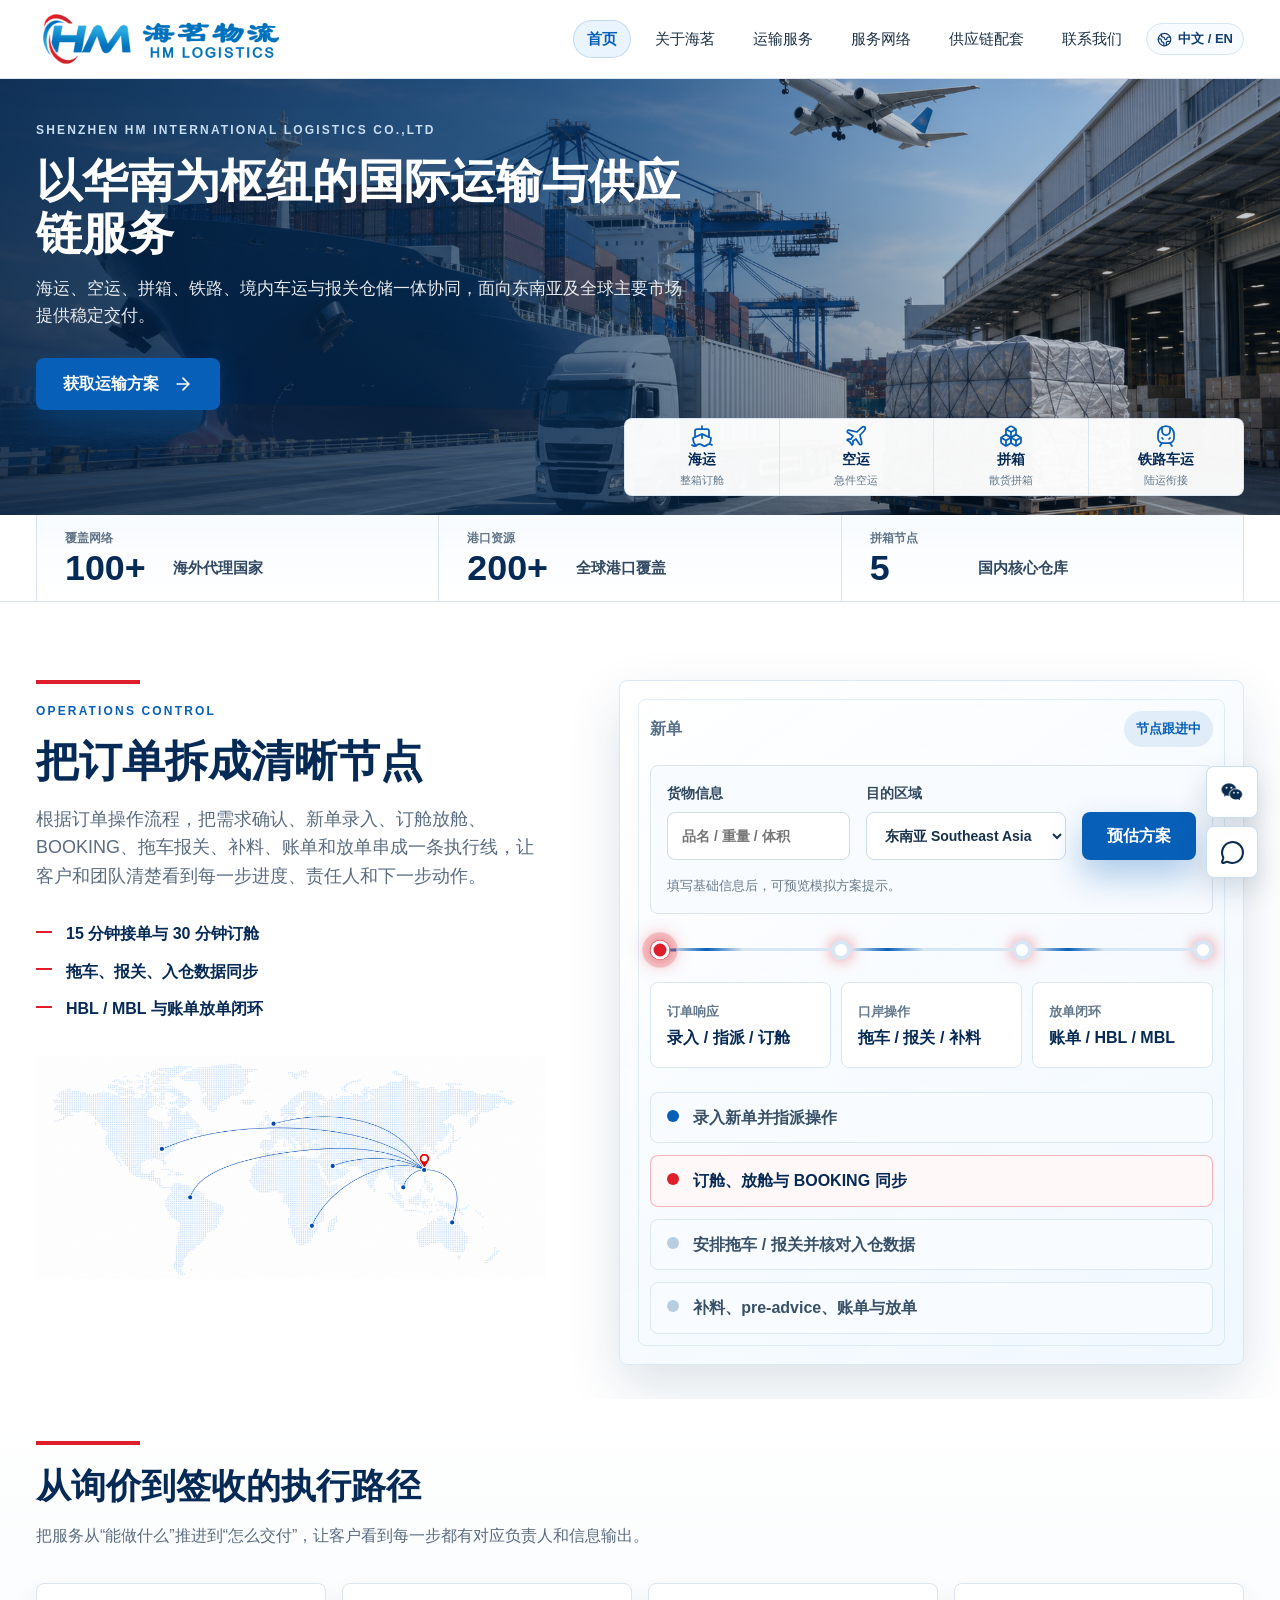
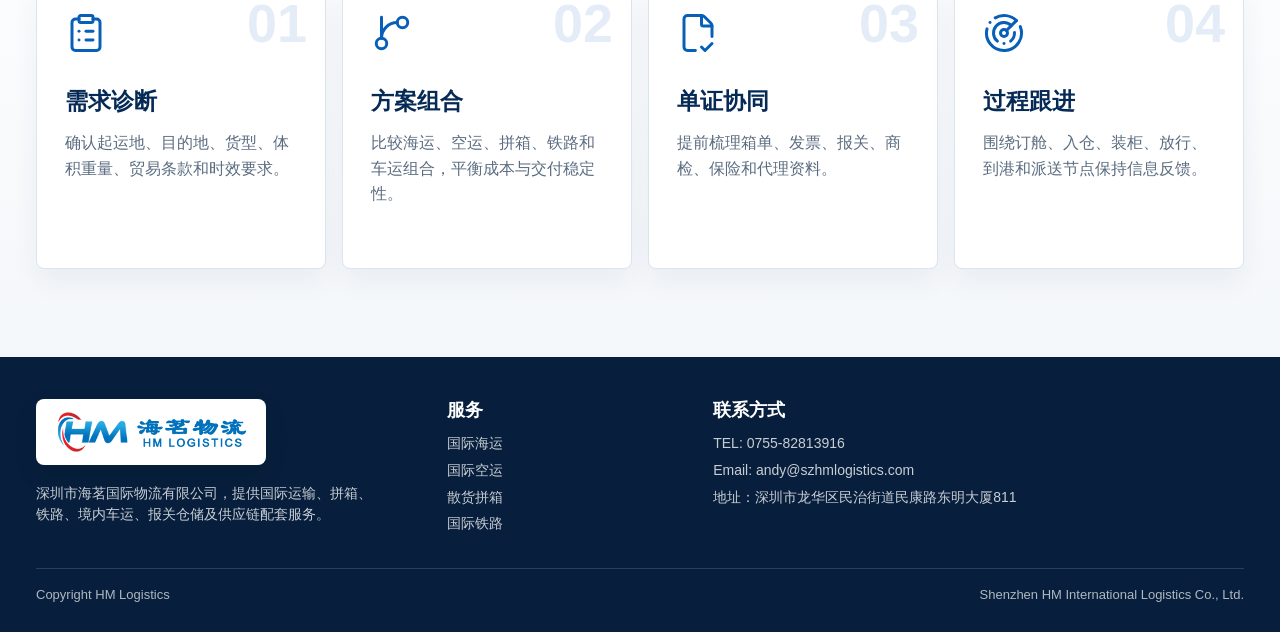
<file: index.html>
<!doctype html>
<html lang="zh-CN">
  <head>
    <meta charset="utf-8" />
    <meta name="viewport" content="width=device-width, initial-scale=1" />
    <title>海茗物流 HM Logistics - 国际运输与供应链服务</title>
    <meta
      name="description"
      content="深圳市海茗国际物流有限公司，提供海运、空运、拼箱、铁路、境内物流车运输、报关仓储、进出口代理及供应链配套服务。"
    />
    <link rel="stylesheet" href="./styles.css?v=20260708-flow5" />
  </head>
  <body data-page="home" data-title-key="titleHome">
    <header class="site-header" data-header>
      <div class="utility-bar">
        <div class="container utility-inner">
          <a href="contact.html#quote" class="utility-link">
            <i data-lucide="file-pen-line" aria-hidden="true"></i>
            <span data-i18n="utilityQuote">在线询价</span>
          </a>
          <a href="services.html" class="utility-link">
            <i data-lucide="package-search" aria-hidden="true"></i>
            <span data-i18n="utilityTrack">服务范围</span>
          </a>
          <a href="tel:075582813916" class="utility-link strong">
            <i data-lucide="phone" aria-hidden="true"></i>
            <span>0755-82813916</span>
          </a>
          <button class="lang-toggle" type="button" data-lang-toggle>
            <i data-lucide="globe-2" aria-hidden="true"></i>
            <span data-i18n="langLabel">中文 / EN</span>
          </button>
        </div>
      </div>
      <div class="container main-nav">
        <a class="brand" href="index.html" aria-label="HM Logistics">
          <img src="./assets/hm-logo.png" alt="HM Logistics 海茗物流" />
        </a>
        <button class="menu-toggle" type="button" data-menu-toggle aria-label="Open navigation">
          <i data-lucide="menu" aria-hidden="true"></i>
        </button>
        <nav class="nav-links" data-nav>
          <a href="index.html" data-route="home" data-i18n="navHome">首页</a>
          <a href="about.html" data-route="about" data-i18n="navAbout">关于海茗</a>
          <a href="services.html" data-route="services" data-i18n="navTransport">运输服务</a>
          <a href="network.html" data-route="network" data-i18n="navNetwork">服务网络</a>
          <a href="support.html" data-route="support" data-i18n="navSupport">供应链配套</a>
          <a href="contact.html" data-route="contact" data-i18n="navContact">联系我们</a>
          <button class="lang-toggle nav-language" type="button" data-lang-toggle>
            <i data-lucide="globe-2" aria-hidden="true"></i>
            <span data-i18n="langLabel">中文 / EN</span>
          </button>
        </nav>
      </div>
    </header>

    <main id="top">
      <section class="hero" aria-labelledby="hero-title">
        <img class="hero-bg" src="./assets/hero-logistics-network.png" alt="" />
        <div class="hero-shade" aria-hidden="true"></div>
        <div class="container hero-grid">
          <div class="hero-copy">
            <p class="eyebrow" data-i18n="heroEyebrow">SHENZHEN HM INTERNATIONAL LOGISTICS CO.,LTD</p>
            <h1 id="hero-title" data-i18n="heroTitle">以华南为枢纽的国际运输与供应链服务</h1>
            <p class="hero-subtitle" data-i18n="heroSubtitle">
              海运、空运、拼箱、铁路、境内车运与报关仓储一体协同，面向东南亚及全球主要市场提供稳定交付。
            </p>
            <div class="hero-actions">
              <a class="btn primary" href="contact.html#quote">
                <span data-i18n="heroPrimary">获取运输方案</span>
                <i data-lucide="arrow-right" aria-hidden="true"></i>
              </a>
            </div>
          </div>
          <aside class="quick-rail" aria-label="Quick actions">
            <a class="quick-action" href="services.html#ocean">
              <i data-lucide="ship" aria-hidden="true"></i>
              <strong data-i18n="quickPlan">海运</strong>
              <span data-i18n="quickPlanSub">整箱订舱</span>
            </a>
            <a class="quick-action" href="services.html#air">
              <i data-lucide="plane" aria-hidden="true"></i>
              <strong data-i18n="quickLcl">空运</strong>
              <span data-i18n="quickLclSub">急件空运</span>
            </a>
            <a class="quick-action" href="services.html#lcl">
              <i data-lucide="boxes" aria-hidden="true"></i>
              <strong data-i18n="quickRail">拼箱</strong>
              <span data-i18n="quickRailSub">散货拼箱</span>
            </a>
            <a class="quick-action" href="services.html#rail">
              <i data-lucide="train-front" aria-hidden="true"></i>
              <strong data-i18n="quickContact">铁路车运</strong>
              <span data-i18n="quickContactSub">陆运衔接</span>
            </a>
          </aside>
        </div>
      </section>

      <section class="proof-band reveal-section" aria-label="HM Logistics capabilities">
        <div class="container proof-band-grid">
          <div class="proof-band-item">
            <span data-i18n="proofBandLabel1">覆盖网络</span>
            <strong data-count="100" data-suffix="+">100+</strong>
            <p data-i18n="proofBandText1">海外代理国家</p>
          </div>
          <div class="proof-band-item">
            <span data-i18n="proofBandLabel2">港口资源</span>
            <strong data-count="200" data-suffix="+">200+</strong>
            <p data-i18n="proofBandText2">全球港口覆盖</p>
          </div>
          <div class="proof-band-item">
            <span data-i18n="proofBandLabel3">拼箱节点</span>
            <strong data-count="5">5</strong>
            <p data-i18n="proofBandText3">国内核心仓库</p>
          </div>
        </div>
      </section>

      <section class="control-section reveal-section">
        <div class="container control-grid">
          <div class="control-copy">
            <span class="section-mark"></span>
            <p class="eyebrow light" data-i18n="controlEyebrow">OPERATIONS CONTROL</p>
            <h2 data-i18n="controlTitle">把订单拆成清晰节点</h2>
            <p data-i18n="controlText">
              根据订单操作流程，把需求确认、新单录入、订舱放舱、BOOKING、拖车报关、补料、账单和放单串成一条执行线，让客户和团队清楚看到每一步进度、责任人和下一步动作。
            </p>
            <div class="control-bullets">
              <span data-i18n="controlPoint1">15 分钟接单与 30 分钟订舱</span>
              <span data-i18n="controlPoint2">拖车、报关、入仓数据同步</span>
              <span data-i18n="controlPoint3">HBL / MBL 与账单放单闭环</span>
            </div>
            <img class="control-map" src="./assets/world-network-map.png" alt="HM Logistics global network map" />
          </div>
          <div class="control-panel" aria-label="Shipment control panel">
            <div class="panel-topline">
              <span data-i18n="panelRoute">新单</span>
              <strong data-i18n="panelStatus">节点跟进中</strong>
            </div>
            <form class="track-form panel-track-form" data-track-form>
              <label>
                <span data-i18n="trackLabel">货物信息</span>
                <input type="text" name="tracking" data-i18n-placeholder="trackPlaceholder" placeholder="品名 / 重量 / 体积" />
              </label>
              <label>
                <span data-i18n="routeLabel">目的区域</span>
                <select name="region">
                  <option data-i18n="regionSea">东南亚 Southeast Asia</option>
                  <option data-i18n="regionEurope">欧洲 Europe</option>
                  <option data-i18n="regionMiddleEast">中东 Middle East</option>
                  <option data-i18n="regionAmericas">美洲 Americas</option>
                </select>
              </label>
              <button type="submit" class="btn compact primary" data-i18n="trackSubmit">预估方案</button>
              <p class="form-note" data-track-result data-i18n="trackHint">填写基础信息后，可预览模拟方案提示。</p>
            </form>
            <div class="route-visual" aria-hidden="true">
              <span class="route-dot active"></span>
              <span class="route-line"></span>
              <span class="route-dot"></span>
              <span class="route-line"></span>
              <span class="route-dot"></span>
              <span class="route-line"></span>
              <span class="route-dot"></span>
            </div>
            <div class="panel-cards">
              <div>
                <span data-i18n="panelModeLabel">订单响应</span>
                <strong data-i18n="panelMode">录入 / 指派 / 订舱</strong>
              </div>
              <div>
                <span data-i18n="panelDocsLabel">口岸操作</span>
                <strong data-i18n="panelDocs">拖车 / 报关 / 补料</strong>
              </div>
              <div>
                <span data-i18n="panelTimingLabel">放单闭环</span>
                <strong data-i18n="panelTiming">账单 / HBL / MBL</strong>
              </div>
            </div>
            <ol class="panel-timeline">
              <li class="is-done"><span data-i18n="timeline1">录入新单并指派操作</span></li>
              <li class="is-active"><span data-i18n="timeline2">订舱、放舱与 BOOKING 同步</span></li>
              <li><span data-i18n="timeline3">安排拖车 / 报关并核对入仓数据</span></li>
              <li><span data-i18n="timeline4">补料、pre-advice、账单与放单</span></li>
            </ol>
          </div>
        </div>
      </section>

      <section class="flow-section reveal-section">
        <div class="container section-heading">
          <span class="section-mark"></span>
          <div>
            <h2 data-i18n="flowTitle">从询价到签收的执行路径</h2>
            <p data-i18n="flowLead">把服务从“能做什么”推进到“怎么交付”，让客户看到每一步都有对应负责人和信息输出。</p>
          </div>
        </div>
        <div class="container flow-steps">
          <article>
            <span>01</span>
            <i data-lucide="clipboard-list" aria-hidden="true"></i>
            <h3 data-i18n="flowStep1">需求诊断</h3>
            <p data-i18n="flowStepText1">确认起运地、目的地、货型、体积重量、贸易条款和时效要求。</p>
          </article>
          <article>
            <span>02</span>
            <i data-lucide="git-branch" aria-hidden="true"></i>
            <h3 data-i18n="flowStep2">方案组合</h3>
            <p data-i18n="flowStepText2">比较海运、空运、拼箱、铁路和车运组合，平衡成本与交付稳定性。</p>
          </article>
          <article>
            <span>03</span>
            <i data-lucide="file-check-2" aria-hidden="true"></i>
            <h3 data-i18n="flowStep3">单证协同</h3>
            <p data-i18n="flowStepText3">提前梳理箱单、发票、报关、商检、保险和代理资料。</p>
          </article>
          <article>
            <span>04</span>
            <i data-lucide="radar" aria-hidden="true"></i>
            <h3 data-i18n="flowStep4">过程跟进</h3>
            <p data-i18n="flowStepText4">围绕订舱、入仓、装柜、放行、到港和派送节点保持信息反馈。</p>
          </article>
        </div>
      </section>

    </main>

    <footer class="site-footer">
      <div class="container footer-grid">
        <div>
          <div class="footer-brand">
            <img src="./assets/hm-logo.png" alt="HM Logistics 海茗物流" />
          </div>
          <p data-i18n="footerText">深圳市海茗国际物流有限公司，提供国际运输、拼箱、<br>铁路、境内车运、报关仓储及供应链配套服务。</p>
        </div>
        <div>
          <h3 data-i18n="footerServices">服务</h3>
          <a href="services.html#ocean" data-i18n="footerOcean">国际海运</a>
          <a href="services.html#air" data-i18n="footerAir">国际空运</a>
          <a href="services.html#lcl" data-i18n="footerLcl">散货拼箱</a>
          <a href="services.html#rail" data-i18n="footerRail">国际铁路</a>
        </div>
        <div>
          <h3 data-i18n="footerContact">联系方式</h3>
          <p>TEL: 0755-82813916</p>
          <p>Email: andy@szhmlogistics.com</p>
          <p data-i18n="footerAddress">地址：深圳市龙华区民治街道民康路东明大厦811</p>
        </div>
      </div>
      <div class="container footer-bottom">
        <span>Copyright HM Logistics</span>
        <span>Shenzhen HM International Logistics Co., Ltd.</span>
      </div>
    </footer>

    <script src="./assets/lucide.min.js"></script>
    <script src="./script.js?v=20260708-flow5"></script>
  </body>
</html>
</file>
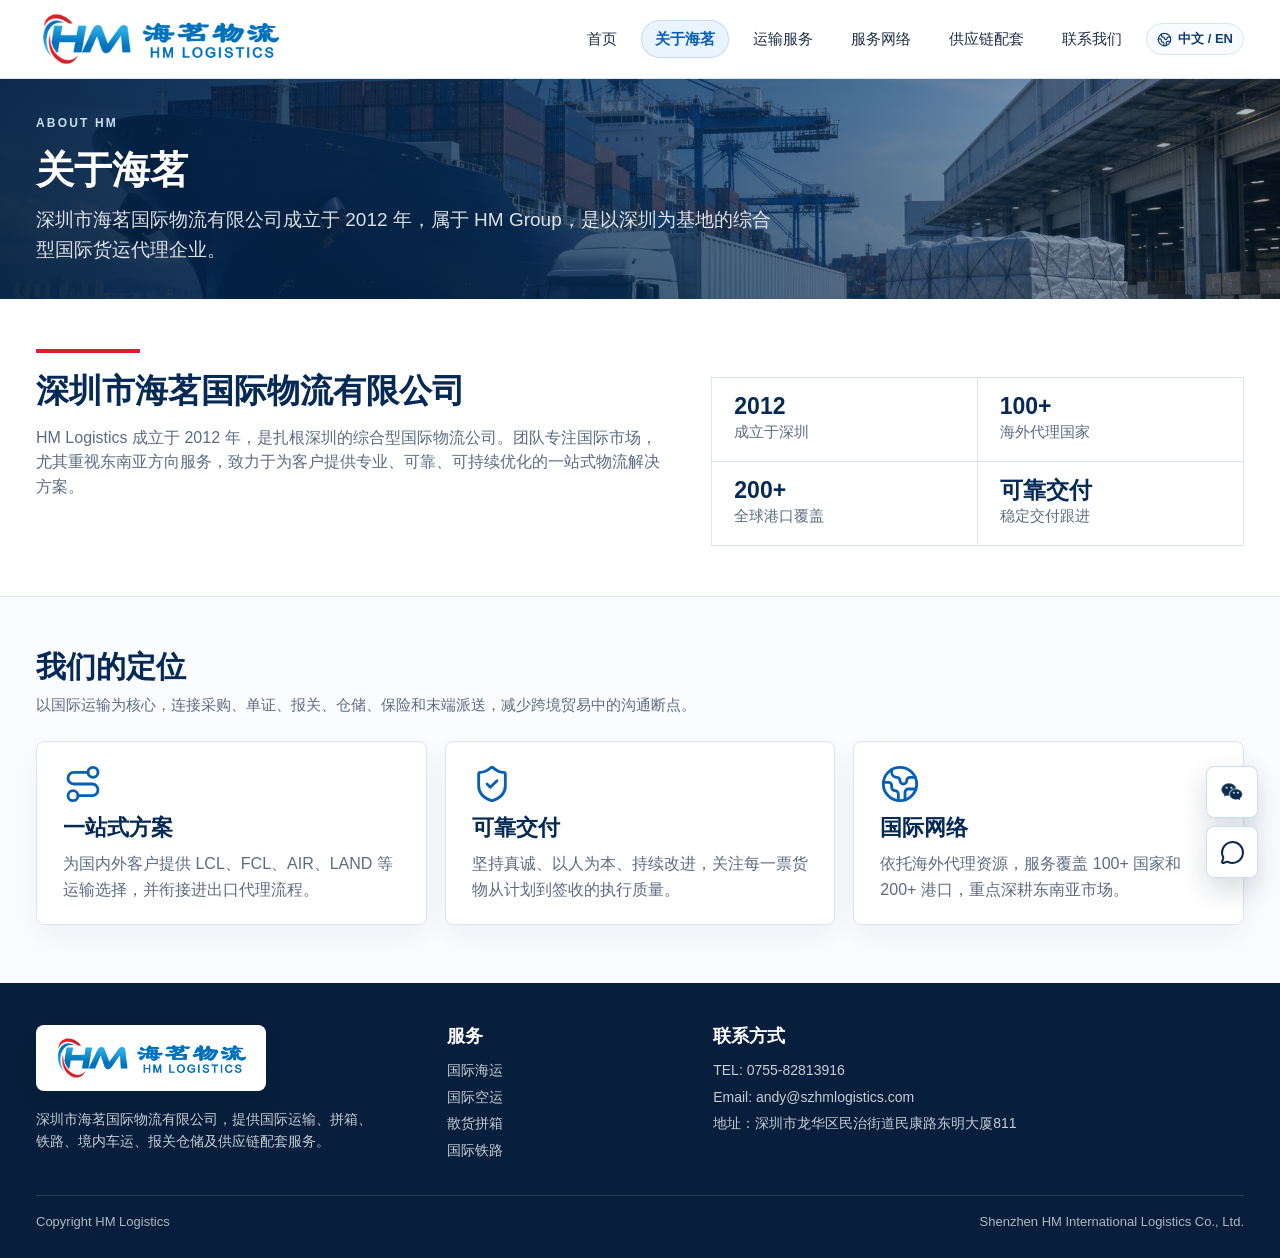
<file: about.html>
<!doctype html>
<html lang="zh-CN">
  <head>
    <meta charset="utf-8" />
    <meta name="viewport" content="width=device-width, initial-scale=1" />
    <title>关于海茗 - HM Logistics</title>
    <meta name="description" content="了解深圳市海茗国际物流有限公司的发展、定位、服务价值和国际货代能力。" />
    <link rel="stylesheet" href="./styles.css?v=20260708-flow5" />
  </head>
  <body data-page="about" data-title-key="titleAbout">
    <header class="site-header" data-header>
      <div class="utility-bar">
        <div class="container utility-inner">
          <a href="contact.html#quote" class="utility-link">
            <i data-lucide="file-pen-line" aria-hidden="true"></i>
            <span data-i18n="utilityQuote">在线询价</span>
          </a>
          <a href="services.html" class="utility-link">
            <i data-lucide="package-search" aria-hidden="true"></i>
            <span data-i18n="utilityTrack">服务范围</span>
          </a>
          <a href="tel:075582813916" class="utility-link strong">
            <i data-lucide="phone" aria-hidden="true"></i>
            <span>0755-82813916</span>
          </a>
          <button class="lang-toggle" type="button" data-lang-toggle>
            <i data-lucide="globe-2" aria-hidden="true"></i>
            <span data-i18n="langLabel">中文 / EN</span>
          </button>
        </div>
      </div>
      <div class="container main-nav">
        <a class="brand" href="index.html" aria-label="HM Logistics">
          <img src="./assets/hm-logo.png" alt="HM Logistics 海茗物流" />
        </a>
        <button class="menu-toggle" type="button" data-menu-toggle aria-label="Open navigation">
          <i data-lucide="menu" aria-hidden="true"></i>
        </button>
        <nav class="nav-links" data-nav>
          <a href="index.html" data-route="home" data-i18n="navHome">首页</a>
          <a href="about.html" data-route="about" data-i18n="navAbout">关于海茗</a>
          <a href="services.html" data-route="services" data-i18n="navTransport">运输服务</a>
          <a href="network.html" data-route="network" data-i18n="navNetwork">服务网络</a>
          <a href="support.html" data-route="support" data-i18n="navSupport">供应链配套</a>
          <a href="contact.html" data-route="contact" data-i18n="navContact">联系我们</a>
          <button class="lang-toggle nav-language" type="button" data-lang-toggle>
            <i data-lucide="globe-2" aria-hidden="true"></i>
            <span data-i18n="langLabel">中文 / EN</span>
          </button>
        </nav>
      </div>
    </header>

    <main>
      <section class="page-hero" aria-labelledby="about-title">
        <img class="hero-bg" src="./assets/hero-logistics-network.png" alt="" />
        <div class="hero-shade" aria-hidden="true"></div>
        <div class="container page-hero-inner">
          <p class="eyebrow" data-i18n="aboutEyebrow">ABOUT HM</p>
          <h1 id="about-title" data-i18n="aboutPageTitle">关于海茗</h1>
          <p data-i18n="aboutPageLead">
            深圳市海茗国际物流有限公司成立于 2012 年，属于 HM Group，是以深圳为基地的综合型国际货运代理企业。
          </p>
        </div>
      </section>

      <section class="about-section">
        <div class="container about-grid">
          <div class="about-copy">
            <span class="section-mark"></span>
            <h2 data-i18n="aboutTitle">深圳市海茗国际物流有限公司</h2>
            <p data-i18n="aboutText">
              HM Logistics 成立于 2012 年，是扎根深圳的综合型国际物流公司。团队专注国际市场，尤其重视东南亚方向服务，致力于为客户提供专业、可靠、可持续优化的一站式物流解决方案。
            </p>
          </div>
          <div class="credential-grid">
            <div>
              <strong data-i18n="credentialHistory">2012</strong>
              <span data-i18n="credentialHistoryText">成立于深圳</span>
            </div>
            <div>
              <strong data-i18n="credentialForwarder">100+</strong>
              <span data-i18n="credentialForwarderText">海外代理国家</span>
            </div>
            <div>
              <strong data-i18n="credentialSea">200+</strong>
              <span data-i18n="credentialSeaText">全球港口覆盖</span>
            </div>
            <div>
              <strong data-i18n="credentialValue">可靠交付</strong>
              <span data-i18n="credentialValueText">稳定交付跟进</span>
            </div>
          </div>
        </div>
      </section>

      <section class="services-section">
        <div class="container section-heading">
          <span class="section-mark"></span>
          <div>
            <h2 data-i18n="aboutPositionTitle">我们的定位</h2>
            <p data-i18n="aboutPositionLead">以国际运输为核心，连接采购、单证、报关、仓储、保险和末端派送，减少跨境贸易中的沟通断点。</p>
          </div>
        </div>
        <div class="container value-grid">
          <article>
            <i data-lucide="route" aria-hidden="true"></i>
            <h3 data-i18n="valueOneStop">一站式方案</h3>
            <p data-i18n="valueOneStopText">为国内外客户提供 LCL、FCL、AIR、LAND 等运输选择，并衔接进出口代理流程。</p>
          </article>
          <article>
            <i data-lucide="shield-check" aria-hidden="true"></i>
            <h3 data-i18n="valueReliable">可靠交付</h3>
            <p data-i18n="valueReliableText">坚持真诚、以人为本、持续改进，关注每一票货物从计划到签收的执行质量。</p>
          </article>
          <article>
            <i data-lucide="globe-2" aria-hidden="true"></i>
            <h3 data-i18n="valueGlobal">国际网络</h3>
            <p data-i18n="valueGlobalText">依托海外代理资源，服务覆盖 100+ 国家和 200+ 港口，重点深耕东南亚市场。</p>
          </article>
        </div>
      </section>
    </main>

    <footer class="site-footer">
      <div class="container footer-grid">
        <div>
          <div class="footer-brand">
            <img src="./assets/hm-logo.png" alt="HM Logistics 海茗物流" />
          </div>
          <p data-i18n="footerText">深圳市海茗国际物流有限公司，提供国际运输、拼箱、<br>铁路、境内车运、报关仓储及供应链配套服务。</p>
        </div>
        <div>
          <h3 data-i18n="footerServices">服务</h3>
          <a href="services.html#ocean" data-i18n="footerOcean">国际海运</a>
          <a href="services.html#air" data-i18n="footerAir">国际空运</a>
          <a href="services.html#lcl" data-i18n="footerLcl">散货拼箱</a>
          <a href="services.html#rail" data-i18n="footerRail">国际铁路</a>
        </div>
        <div>
          <h3 data-i18n="footerContact">联系方式</h3>
          <p>TEL: 0755-82813916</p>
          <p>Email: andy@szhmlogistics.com</p>
          <p data-i18n="footerAddress">地址：深圳市龙华区民治街道民康路东明大厦811</p>
        </div>
      </div>
      <div class="container footer-bottom">
        <span>Copyright HM Logistics</span>
        <span>Shenzhen HM International Logistics Co., Ltd.</span>
      </div>
    </footer>

    <script src="./assets/lucide.min.js"></script>
    <script src="./script.js?v=20260708-flow5"></script>
  </body>
</html>
</file>
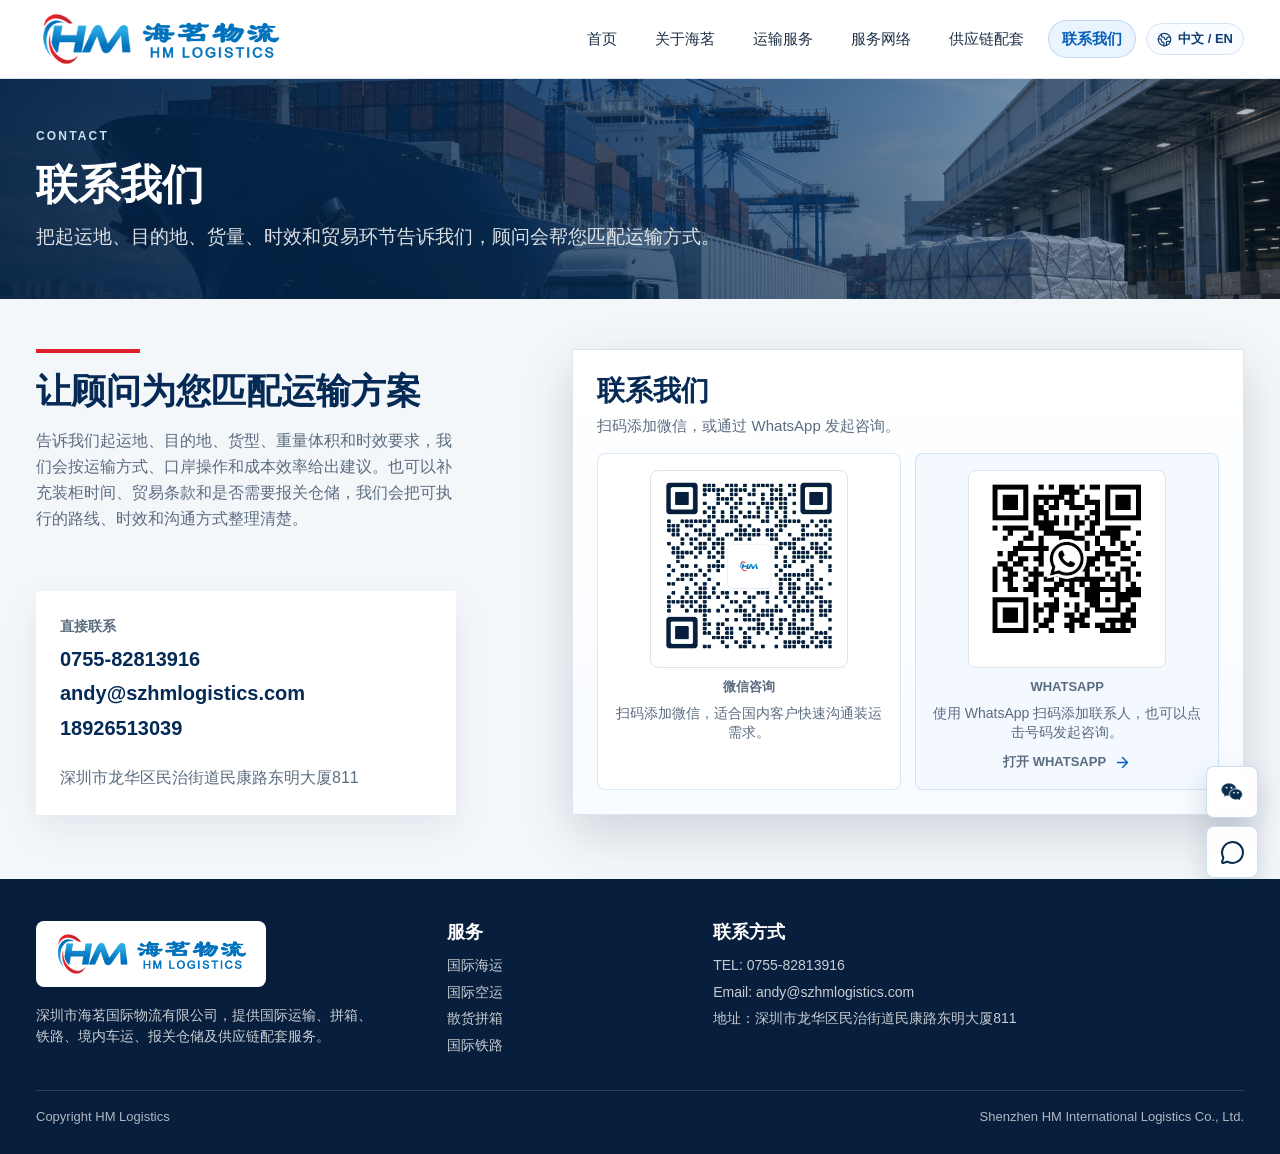
<file: contact.html>
<!doctype html>
<html lang="zh-CN">
  <head>
    <meta charset="utf-8" />
    <meta name="viewport" content="width=device-width, initial-scale=1" />
    <title>联系我们 - HM Logistics</title>
    <meta name="description" content="联系 HM Logistics 获取海运、空运、拼箱、铁路和境内车运方案。" />
    <link rel="stylesheet" href="./styles.css?v=20260708-flow5" />
  </head>
  <body data-page="contact" data-title-key="titleContact">
    <header class="site-header" data-header>
      <div class="utility-bar">
        <div class="container utility-inner">
          <a href="contact.html#quote" class="utility-link">
            <i data-lucide="file-pen-line" aria-hidden="true"></i>
            <span data-i18n="utilityQuote">在线询价</span>
          </a>
          <a href="services.html" class="utility-link">
            <i data-lucide="package-search" aria-hidden="true"></i>
            <span data-i18n="utilityTrack">服务范围</span>
          </a>
          <a href="tel:075582813916" class="utility-link strong">
            <i data-lucide="phone" aria-hidden="true"></i>
            <span>0755-82813916</span>
          </a>
          <button class="lang-toggle" type="button" data-lang-toggle>
            <i data-lucide="globe-2" aria-hidden="true"></i>
            <span data-i18n="langLabel">中文 / EN</span>
          </button>
        </div>
      </div>
      <div class="container main-nav">
        <a class="brand" href="index.html" aria-label="HM Logistics">
          <img src="./assets/hm-logo.png" alt="HM Logistics 海茗物流" />
        </a>
        <button class="menu-toggle" type="button" data-menu-toggle aria-label="Open navigation">
          <i data-lucide="menu" aria-hidden="true"></i>
        </button>
        <nav class="nav-links" data-nav>
          <a href="index.html" data-route="home" data-i18n="navHome">首页</a>
          <a href="about.html" data-route="about" data-i18n="navAbout">关于海茗</a>
          <a href="services.html" data-route="services" data-i18n="navTransport">运输服务</a>
          <a href="network.html" data-route="network" data-i18n="navNetwork">服务网络</a>
          <a href="support.html" data-route="support" data-i18n="navSupport">供应链配套</a>
          <a href="contact.html" data-route="contact" data-i18n="navContact">联系我们</a>
          <button class="lang-toggle nav-language" type="button" data-lang-toggle>
            <i data-lucide="globe-2" aria-hidden="true"></i>
            <span data-i18n="langLabel">中文 / EN</span>
          </button>
        </nav>
      </div>
    </header>

    <main>
      <section class="page-hero" aria-labelledby="contact-page-title">
        <img class="hero-bg" src="./assets/hero-logistics-network.png" alt="" />
        <div class="hero-shade" aria-hidden="true"></div>
        <div class="container page-hero-inner">
          <p class="eyebrow" data-i18n="contactEyebrow">CONTACT</p>
          <h1 id="contact-page-title" data-i18n="contactPageTitle">联系我们</h1>
          <p data-i18n="contactPageLead">把起运地、目的地、货量、时效和贸易环节告诉我们，顾问会帮您匹配运输方式。</p>
        </div>
      </section>

      <section class="quote-section" id="quote">
        <div class="container quote-grid">
          <div class="quote-copy">
            <span class="section-mark"></span>
            <h2 data-i18n="quoteTitle">让顾问为您匹配运输方案</h2>
            <p data-i18n="quoteText">告诉我们起运地、目的地、货型、重量体积和时效要求，我们会按运输方式、口岸操作和成本效率给出建议。</p>
            <div class="contact-card" id="contact">
              <span data-i18n="contactTitle">直接联系</span>
              <a href="tel:075582813916">0755-82813916</a>
              <a href="mailto:andy@szhmlogistics.com">andy@szhmlogistics.com</a>
              <a href="tel:18926513039" data-direct-contact-link data-i18n="whatsappDirect">18926513039</a>
              <p data-i18n="contactAddress">深圳市龙华区民治街道民康路东明大厦811</p>
            </div>
          </div>
          <div class="contact-actions-panel">
            <div class="contact-panel-head">
              <span class="section-mark"></span>
              <p class="eyebrow" data-i18n="contactChoiceEyebrow">快速咨询</p>
              <h3 data-i18n="contactChoiceTitle">联系我们</h3>
              <p data-i18n="contactChoiceText">扫码添加微信，或通过 WhatsApp 发起咨询。</p>
            </div>
            <div class="contact-methods">
              <article class="method-card method-wechat">
                <img class="contact-qr" src="./assets/wechat-qr-hm.png" alt="Andy Leung 微信二维码" />
                <div class="method-copy">
                  <span data-i18n="wechatTitle">微信咨询</span>
                  <p data-i18n="wechatText">扫码添加微信，适合国内客户快速沟通装运需求。</p>
                </div>
              </article>
              <article class="method-card method-whatsapp">
                <img class="contact-qr" src="./assets/whatsapp-qr-andy.png" alt="Andy Leung WhatsApp 二维码" />
                <div class="method-copy">
                  <span data-i18n="whatsappMethodLabel">WhatsApp</span>
                  <p data-i18n="whatsappMethodText">使用 WhatsApp 扫码添加联系人，也可以点击号码发起咨询。</p>
                </div>
                <a class="method-link" href="https://wa.me/8613510727723" target="_blank" rel="noopener" data-whatsapp-link>
                  <span data-i18n="whatsappMethodButton">打开 WhatsApp</span>
                  <i data-lucide="arrow-right" aria-hidden="true"></i>
                </a>
              </article>
            </div>
          </div>
        </div>
      </section>
    </main>

    <footer class="site-footer">
      <div class="container footer-grid">
        <div>
          <div class="footer-brand">
            <img src="./assets/hm-logo.png" alt="HM Logistics 海茗物流" />
          </div>
          <p data-i18n="footerText">深圳市海茗国际物流有限公司，提供国际运输、拼箱、<br>铁路、境内车运、报关仓储及供应链配套服务。</p>
        </div>
        <div>
          <h3 data-i18n="footerServices">服务</h3>
          <a href="services.html#ocean" data-i18n="footerOcean">国际海运</a>
          <a href="services.html#air" data-i18n="footerAir">国际空运</a>
          <a href="services.html#lcl" data-i18n="footerLcl">散货拼箱</a>
          <a href="services.html#rail" data-i18n="footerRail">国际铁路</a>
        </div>
        <div>
          <h3 data-i18n="footerContact">联系方式</h3>
          <p>TEL: 0755-82813916</p>
          <p>Email: andy@szhmlogistics.com</p>
          <p data-i18n="footerAddress">地址：深圳市龙华区民治街道民康路东明大厦811</p>
        </div>
      </div>
      <div class="container footer-bottom">
        <span>Copyright HM Logistics</span>
        <span>Shenzhen HM International Logistics Co., Ltd.</span>
      </div>
    </footer>

    <script src="./assets/lucide.min.js"></script>
    <script src="./script.js?v=20260708-flow5"></script>
  </body>
</html>
</file>
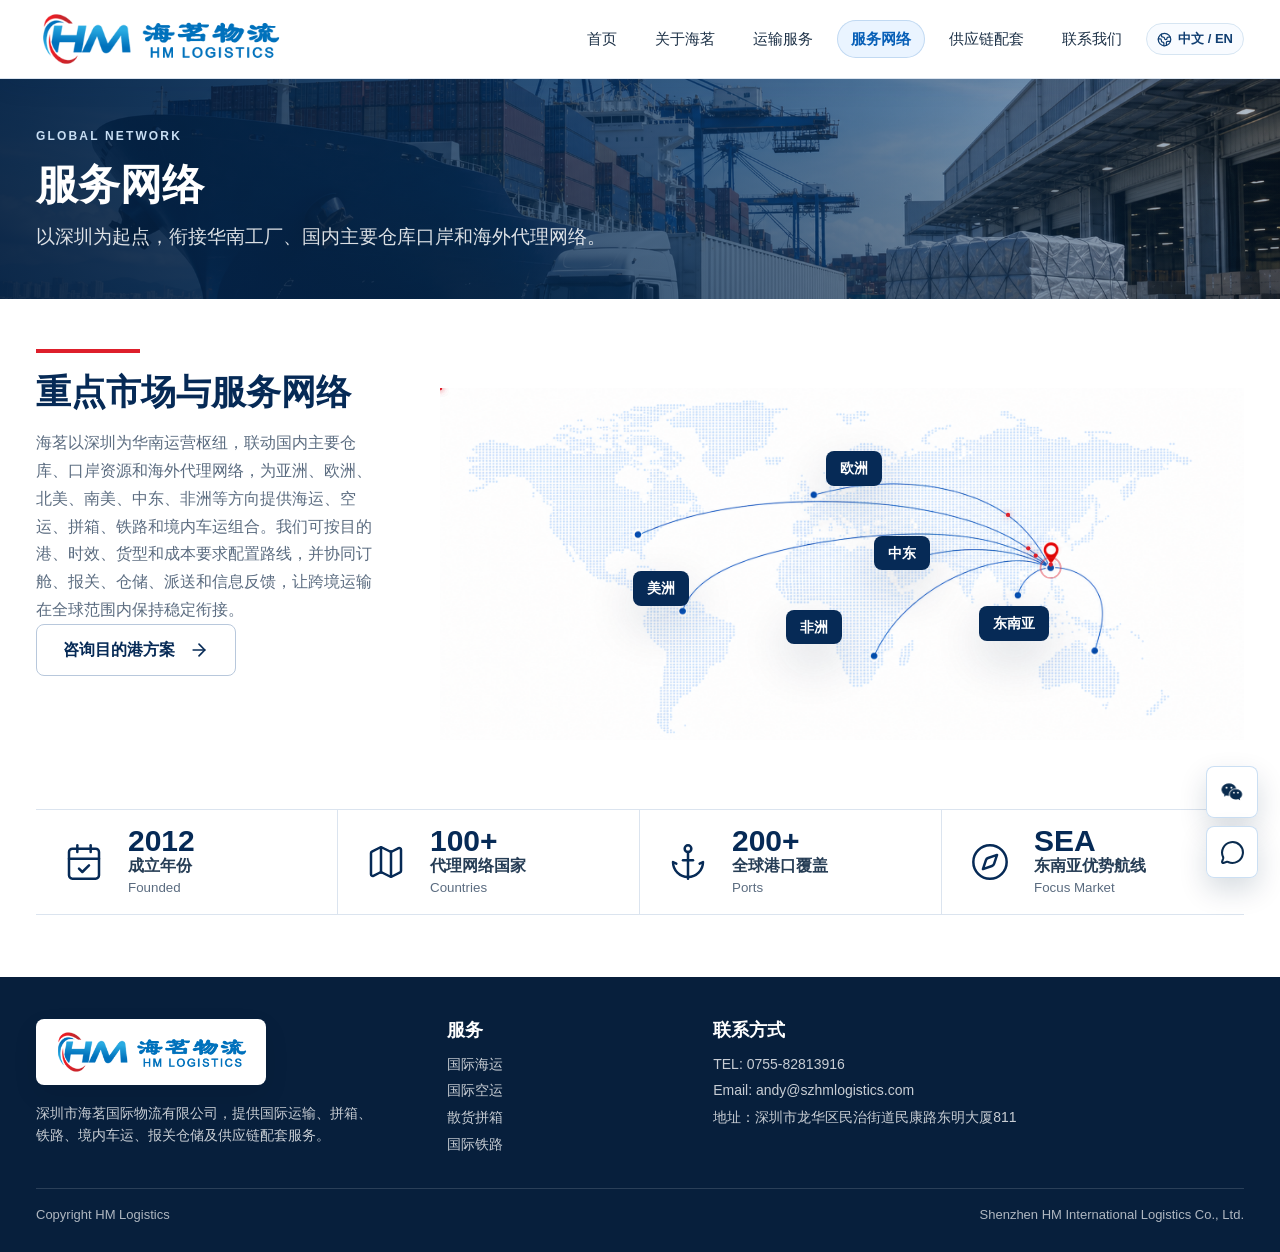
<file: network.html>
<!doctype html>
<html lang="zh-CN">
  <head>
    <meta charset="utf-8" />
    <meta name="viewport" content="width=device-width, initial-scale=1" />
    <title>服务网络 - HM Logistics</title>
    <meta name="description" content="HM Logistics 以深圳为枢纽，覆盖东南亚、欧美、中东等主要贸易区域。" />
    <link rel="stylesheet" href="./styles.css?v=20260708-flow5" />
  </head>
  <body data-page="network" data-title-key="titleNetwork">
    <header class="site-header" data-header>
      <div class="utility-bar">
        <div class="container utility-inner">
          <a href="contact.html#quote" class="utility-link">
            <i data-lucide="file-pen-line" aria-hidden="true"></i>
            <span data-i18n="utilityQuote">在线询价</span>
          </a>
          <a href="services.html" class="utility-link">
            <i data-lucide="package-search" aria-hidden="true"></i>
            <span data-i18n="utilityTrack">服务范围</span>
          </a>
          <a href="tel:075582813916" class="utility-link strong">
            <i data-lucide="phone" aria-hidden="true"></i>
            <span>0755-82813916</span>
          </a>
          <button class="lang-toggle" type="button" data-lang-toggle>
            <i data-lucide="globe-2" aria-hidden="true"></i>
            <span data-i18n="langLabel">中文 / EN</span>
          </button>
        </div>
      </div>
      <div class="container main-nav">
        <a class="brand" href="index.html" aria-label="HM Logistics">
          <img src="./assets/hm-logo.png" alt="HM Logistics 海茗物流" />
        </a>
        <button class="menu-toggle" type="button" data-menu-toggle aria-label="Open navigation">
          <i data-lucide="menu" aria-hidden="true"></i>
        </button>
        <nav class="nav-links" data-nav>
          <a href="index.html" data-route="home" data-i18n="navHome">首页</a>
          <a href="about.html" data-route="about" data-i18n="navAbout">关于海茗</a>
          <a href="services.html" data-route="services" data-i18n="navTransport">运输服务</a>
          <a href="network.html" data-route="network" data-i18n="navNetwork">服务网络</a>
          <a href="support.html" data-route="support" data-i18n="navSupport">供应链配套</a>
          <a href="contact.html" data-route="contact" data-i18n="navContact">联系我们</a>
          <button class="lang-toggle nav-language" type="button" data-lang-toggle>
            <i data-lucide="globe-2" aria-hidden="true"></i>
            <span data-i18n="langLabel">中文 / EN</span>
          </button>
        </nav>
      </div>
    </header>

    <main>
      <section class="page-hero" aria-labelledby="network-page-title">
        <img class="hero-bg" src="./assets/hero-logistics-network.png" alt="" />
        <div class="hero-shade" aria-hidden="true"></div>
        <div class="container page-hero-inner">
          <p class="eyebrow" data-i18n="networkEyebrow">GLOBAL NETWORK</p>
          <h1 id="network-page-title" data-i18n="networkPageTitle">服务网络</h1>
          <p data-i18n="networkPageLead">以深圳为起点，衔接华南工厂、国内主要仓库口岸和海外代理网络。</p>
        </div>
      </section>

      <section class="network-section">
        <div class="container network-grid">
          <div class="network-copy">
            <span class="section-mark"></span>
            <h2 data-i18n="networkTitle">重点市场与服务网络</h2>
            <p data-i18n="networkText">
              海茗以深圳为华南运营枢纽，联动国内主要仓库、口岸资源和海外代理网络，为亚洲、欧洲、北美、南美、中东、非洲等方向提供海运、空运、拼箱、铁路和境内车运组合。我们可按目的港、时效、货型和成本要求配置路线，并协同订舱、报关、仓储、派送和信息反馈，让跨境运输在全球范围内保持稳定衔接。
            </p>
            <a class="btn outline" href="contact.html#quote">
              <span data-i18n="networkCta">咨询目的港方案</span>
              <i data-lucide="arrow-right" aria-hidden="true"></i>
            </a>
          </div>
          <div class="map-wrap" aria-label="Global service map">
            <img src="./assets/world-network-map.png" alt="Global route network from Shenzhen" />
            <svg class="route-animation" viewBox="0 0 1896 830" aria-hidden="true" focusable="false">
              <path id="route-europe" class="route-path" d="M 1458 423 L 1447 421 L 1440 416 L 1433 412 L 1428 405 L 1424 398 L 1420 391 L 1415 383 L 1408 376 L 1405 368 L 1399 361 L 1394 354 L 1386 348 L 1382 340 L 1376 334 L 1370 328 L 1364 322 L 1358 316 L 1351 310 L 1345 304 L 1338 298 L 1331 293 L 1323 288 L 1316 284 L 1309 280 L 1302 276 L 1294 272 L 1286 268 L 1277 264 L 1268 260 L 1260 257 L 1252 254 L 1243 251 L 1235 247 L 1227 246 L 1219 244 L 1211 240 L 1203 240 L 1195 238 L 1186 236 L 1178 234 L 1170 233 L 1162 232 L 1153 228 L 1145 227 L 1137 228 L 1129 228 L 1121 228 L 1113 228 L 1105 228 L 1097 227 L 1089 227 L 1081 227 L 1073 227 L 1065 227 L 1057 227 L 1049 227 L 1041 227 L 1033 228 L 1025 228 L 1017 228 L 1009 229 L 1001 230 L 992 233 L 984 234 L 975 233 L 967 234 L 959 235 L 951 237 L 944 241 L 936 240 L 927 242 L 919 243 L 911 245 L 903 247 L 895 249 L 892 250" />
              <path id="route-middle-east" class="route-path" d="M 1458 423 L 1447 421 L 1440 416 L 1433 412 L 1425 408 L 1418 402 L 1411 396 L 1402 395 L 1394 395 L 1386 395 L 1378 395 L 1371 389 L 1362 389 L 1354 387 L 1346 383 L 1338 386 L 1330 385 L 1322 384 L 1314 383 L 1306 383 L 1298 383 L 1290 383 L 1282 382 L 1274 382 L 1266 382 L 1258 382 L 1250 382 L 1242 382 L 1234 382 L 1226 383 L 1219 387 L 1211 387 L 1203 388 L 1194 389 L 1186 388 L 1178 389 L 1170 390 L 1161 392 L 1153 396 L 1145 396 L 1137 398 L 1129 400 L 1121 402 L 1113 405 L 1108 410" />
              <path id="route-north-america" class="route-path" d="M 1458 423 L 1447 421 L 1440 416 L 1433 412 L 1425 408 L 1418 402 L 1411 396 L 1407 388 L 1398 386 L 1390 380 L 1382 374 L 1374 369 L 1370 362 L 1362 361 L 1355 355 L 1347 353 L 1340 349 L 1332 345 L 1324 341 L 1315 334 L 1306 333 L 1299 328 L 1290 326 L 1283 321 L 1275 321 L 1267 318 L 1259 315 L 1250 312 L 1243 308 L 1235 308 L 1227 302 L 1219 301 L 1211 301 L 1202 299 L 1194 295 L 1186 294 L 1177 293 L 1169 292 L 1161 288 L 1153 287 L 1145 287 L 1136 285 L 1128 284 L 1119 282 L 1111 281 L 1103 280 L 1095 279 L 1087 278 L 1079 277 L 1071 276 L 1063 275 L 1055 274 L 1047 273 L 1039 273 L 1031 272 L 1023 271 L 1015 270 L 1007 270 L 999 270 L 991 270 L 983 270 L 975 270 L 967 269 L 959 269 L 951 269 L 943 269 L 935 268 L 927 268 L 919 268 L 911 268 L 903 268 L 895 268 L 887 268 L 879 268 L 871 268 L 863 268 L 855 268 L 847 269 L 839 269 L 831 269 L 823 270 L 815 270 L 807 271 L 799 271 L 791 272 L 783 272 L 775 273 L 767 274 L 759 274 L 751 275 L 743 276 L 735 277 L 727 278 L 719 279 L 711 280 L 703 281 L 695 282 L 687 284 L 679 285 L 671 286 L 662 288 L 654 289 L 646 291 L 638 292 L 630 294 L 622 296 L 614 298 L 605 300 L 597 302 L 589 304 L 581 306 L 573 308 L 565 311 L 557 313 L 548 316 L 539 319 L 531 322 L 522 325 L 513 329 L 506 334 L 498 335 L 490 340 L 482 341 L 474 346 L 473 349" />
              <path id="route-south-america" class="route-path" d="M 1458 423 L 1447 421 L 1440 416 L 1433 412 L 1425 408 L 1418 402 L 1411 396 L 1404 391 L 1394 390 L 1386 388 L 1377 386 L 1370 381 L 1362 380 L 1355 375 L 1346 374 L 1339 369 L 1331 369 L 1323 367 L 1315 362 L 1307 362 L 1299 360 L 1291 356 L 1282 356 L 1274 355 L 1266 354 L 1258 352 L 1248 351 L 1239 350 L 1231 349 L 1223 348 L 1215 347 L 1207 346 L 1199 346 L 1191 346 L 1183 346 L 1175 346 L 1167 345 L 1159 345 L 1151 345 L 1143 345 L 1134 344 L 1126 344 L 1118 345 L 1110 345 L 1102 345 L 1094 345 L 1086 345 L 1078 345 L 1070 346 L 1061 347 L 1053 347 L 1044 348 L 1036 348 L 1028 349 L 1020 349 L 1012 350 L 1003 351 L 994 352 L 985 353 L 976 354 L 967 355 L 959 356 L 950 357 L 942 358 L 934 359 L 926 360 L 918 361 L 909 363 L 901 364 L 893 365 L 885 367 L 877 368 L 869 370 L 861 371 L 853 373 L 844 375 L 836 376 L 828 378 L 820 380 L 811 382 L 803 384 L 795 386 L 787 388 L 779 390 L 771 392 L 763 394 L 754 397 L 746 399 L 738 402 L 729 405 L 720 408 L 712 411 L 704 414 L 696 417 L 687 421 L 678 425 L 670 429 L 662 433 L 655 437 L 648 441 L 640 446 L 633 451 L 626 456 L 619 461 L 612 467 L 606 473 L 600 479 L 594 486 L 588 493 L 582 500 L 578 507 L 576 516 L 579 524 L 578 530" />
              <path id="route-africa" class="route-path" d="M 1458 423 L 1447 421 L 1440 416 L 1433 412 L 1425 409 L 1417 409 L 1409 409 L 1401 410 L 1393 409 L 1385 409 L 1377 408 L 1369 409 L 1361 408 L 1353 408 L 1345 409 L 1337 409 L 1329 410 L 1322 414 L 1314 415 L 1306 415 L 1298 416 L 1291 421 L 1283 422 L 1274 423 L 1266 425 L 1259 429 L 1250 431 L 1242 434 L 1233 438 L 1224 442 L 1215 446 L 1206 450 L 1199 454 L 1191 458 L 1184 462 L 1177 466 L 1170 470 L 1162 475 L 1155 480 L 1148 485 L 1141 490 L 1133 496 L 1126 502 L 1119 508 L 1112 514 L 1105 520 L 1099 526 L 1093 532 L 1087 538 L 1081 544 L 1075 551 L 1069 558 L 1063 564 L 1057 571 L 1052 578 L 1047 586 L 1042 594 L 1037 602 L 1032 609 L 1031 617 L 1029 626 L 1030 634 L 1030 635" />
              <path id="route-sea" class="route-path" d="M 1458 423 L 1447 426 L 1439 426 L 1428 425 L 1420 427 L 1412 430 L 1405 434 L 1398 438 L 1390 444 L 1384 450 L 1378 457 L 1372 464 L 1368 471 L 1366 479 L 1370 487 L 1370 489" />
              <path id="route-oceania" class="route-path" d="M 1458 423 L 1466 425 L 1474 427 L 1482 429 L 1491 432 L 1499 435 L 1506 439 L 1513 443 L 1521 448 L 1528 454 L 1534 460 L 1540 467 L 1546 474 L 1551 481 L 1555 490 L 1558 498 L 1559 506 L 1560 514 L 1561 522 L 1561 530 L 1561 538 L 1560 546 L 1559 554 L 1558 562 L 1556 571 L 1554 579 L 1552 587 L 1550 595 L 1549 603 L 1547 611 L 1551 618 L 1551 621" />
              <circle class="origin-pulse" cx="1440" cy="424" r="8">
                <animate attributeName="r" values="8;44" dur="2.6s" repeatCount="indefinite" />
                <animate attributeName="opacity" values="0.72;0" dur="2.6s" repeatCount="indefinite" />
              </circle>
              <circle class="route-dot" r="5">
                <animateMotion dur="4.2s" repeatCount="indefinite" begin="0s">
                  <mpath href="#route-europe" />
                </animateMotion>
              </circle>
              <circle class="route-dot" r="5">
                <animateMotion dur="4.8s" repeatCount="indefinite" begin="0.35s">
                  <mpath href="#route-middle-east" />
                </animateMotion>
              </circle>
              <circle class="route-dot" r="5">
                <animateMotion dur="5.4s" repeatCount="indefinite" begin="0.7s">
                  <mpath href="#route-north-america" />
                </animateMotion>
              </circle>
              <circle class="route-dot" r="5">
                <animateMotion dur="5s" repeatCount="indefinite" begin="1.05s">
                  <mpath href="#route-south-america" />
                </animateMotion>
              </circle>
              <circle class="route-dot" r="5">
                <animateMotion dur="4.4s" repeatCount="indefinite" begin="1.4s">
                  <mpath href="#route-africa" />
                </animateMotion>
              </circle>
              <circle class="route-dot" r="5">
                <animateMotion dur="3.6s" repeatCount="indefinite" begin="1.75s">
                  <mpath href="#route-sea" />
                </animateMotion>
              </circle>
              <circle class="route-dot" r="5">
                <animateMotion dur="4.6s" repeatCount="indefinite" begin="2.1s">
                  <mpath href="#route-oceania" />
                </animateMotion>
              </circle>
            </svg>
            <div class="map-label-layer" aria-hidden="true">
              <div class="map-label label-europe"><span class="label-zh">欧洲</span><span class="label-en">Europe</span></div>
              <div class="map-label label-me"><span class="label-zh">中东</span><span class="label-en">Middle East</span></div>
              <div class="map-label label-americas"><span class="label-zh">美洲</span><span class="label-en">Americas</span></div>
              <div class="map-label label-africa"><span class="label-zh">非洲</span><span class="label-en">Africa</span></div>
              <div class="map-label label-sea"><span class="label-zh">东南亚</span><span class="label-en">Southeast Asia</span></div>
            </div>
          </div>
        </div>
        <div class="container proof-grid">
          <div class="proof-item">
            <i data-lucide="calendar-check" aria-hidden="true"></i>
            <strong data-count="2012">2012</strong>
            <span data-i18n="proofHistory">成立年份</span>
            <small>Founded</small>
          </div>
          <div class="proof-item">
            <i data-lucide="map" aria-hidden="true"></i>
            <strong data-count="100" data-suffix="+">100+</strong>
            <span data-i18n="proofCountries">代理网络国家</span>
            <small>Countries</small>
          </div>
          <div class="proof-item">
            <i data-lucide="anchor" aria-hidden="true"></i>
            <strong data-count="200" data-suffix="+">200+</strong>
            <span data-i18n="proofPorts">全球港口覆盖</span>
            <small>Ports</small>
          </div>
          <div class="proof-item">
            <i data-lucide="compass" aria-hidden="true"></i>
            <strong>SEA</strong>
            <span data-i18n="proofSea">东南亚优势航线</span>
            <small>Focus Market</small>
          </div>
        </div>
      </section>
    </main>

    <footer class="site-footer">
      <div class="container footer-grid">
        <div>
          <div class="footer-brand">
            <img src="./assets/hm-logo.png" alt="HM Logistics 海茗物流" />
          </div>
          <p data-i18n="footerText">深圳市海茗国际物流有限公司，提供国际运输、拼箱、<br>铁路、境内车运、报关仓储及供应链配套服务。</p>
        </div>
        <div>
          <h3 data-i18n="footerServices">服务</h3>
          <a href="services.html#ocean" data-i18n="footerOcean">国际海运</a>
          <a href="services.html#air" data-i18n="footerAir">国际空运</a>
          <a href="services.html#lcl" data-i18n="footerLcl">散货拼箱</a>
          <a href="services.html#rail" data-i18n="footerRail">国际铁路</a>
        </div>
        <div>
          <h3 data-i18n="footerContact">联系方式</h3>
          <p>TEL: 0755-82813916</p>
          <p>Email: andy@szhmlogistics.com</p>
          <p data-i18n="footerAddress">地址：深圳市龙华区民治街道民康路东明大厦811</p>
        </div>
      </div>
      <div class="container footer-bottom">
        <span>Copyright HM Logistics</span>
        <span>Shenzhen HM International Logistics Co., Ltd.</span>
      </div>
    </footer>

    <script src="./assets/lucide.min.js"></script>
    <script src="./script.js?v=20260708-flow5"></script>
  </body>
</html>
</file>
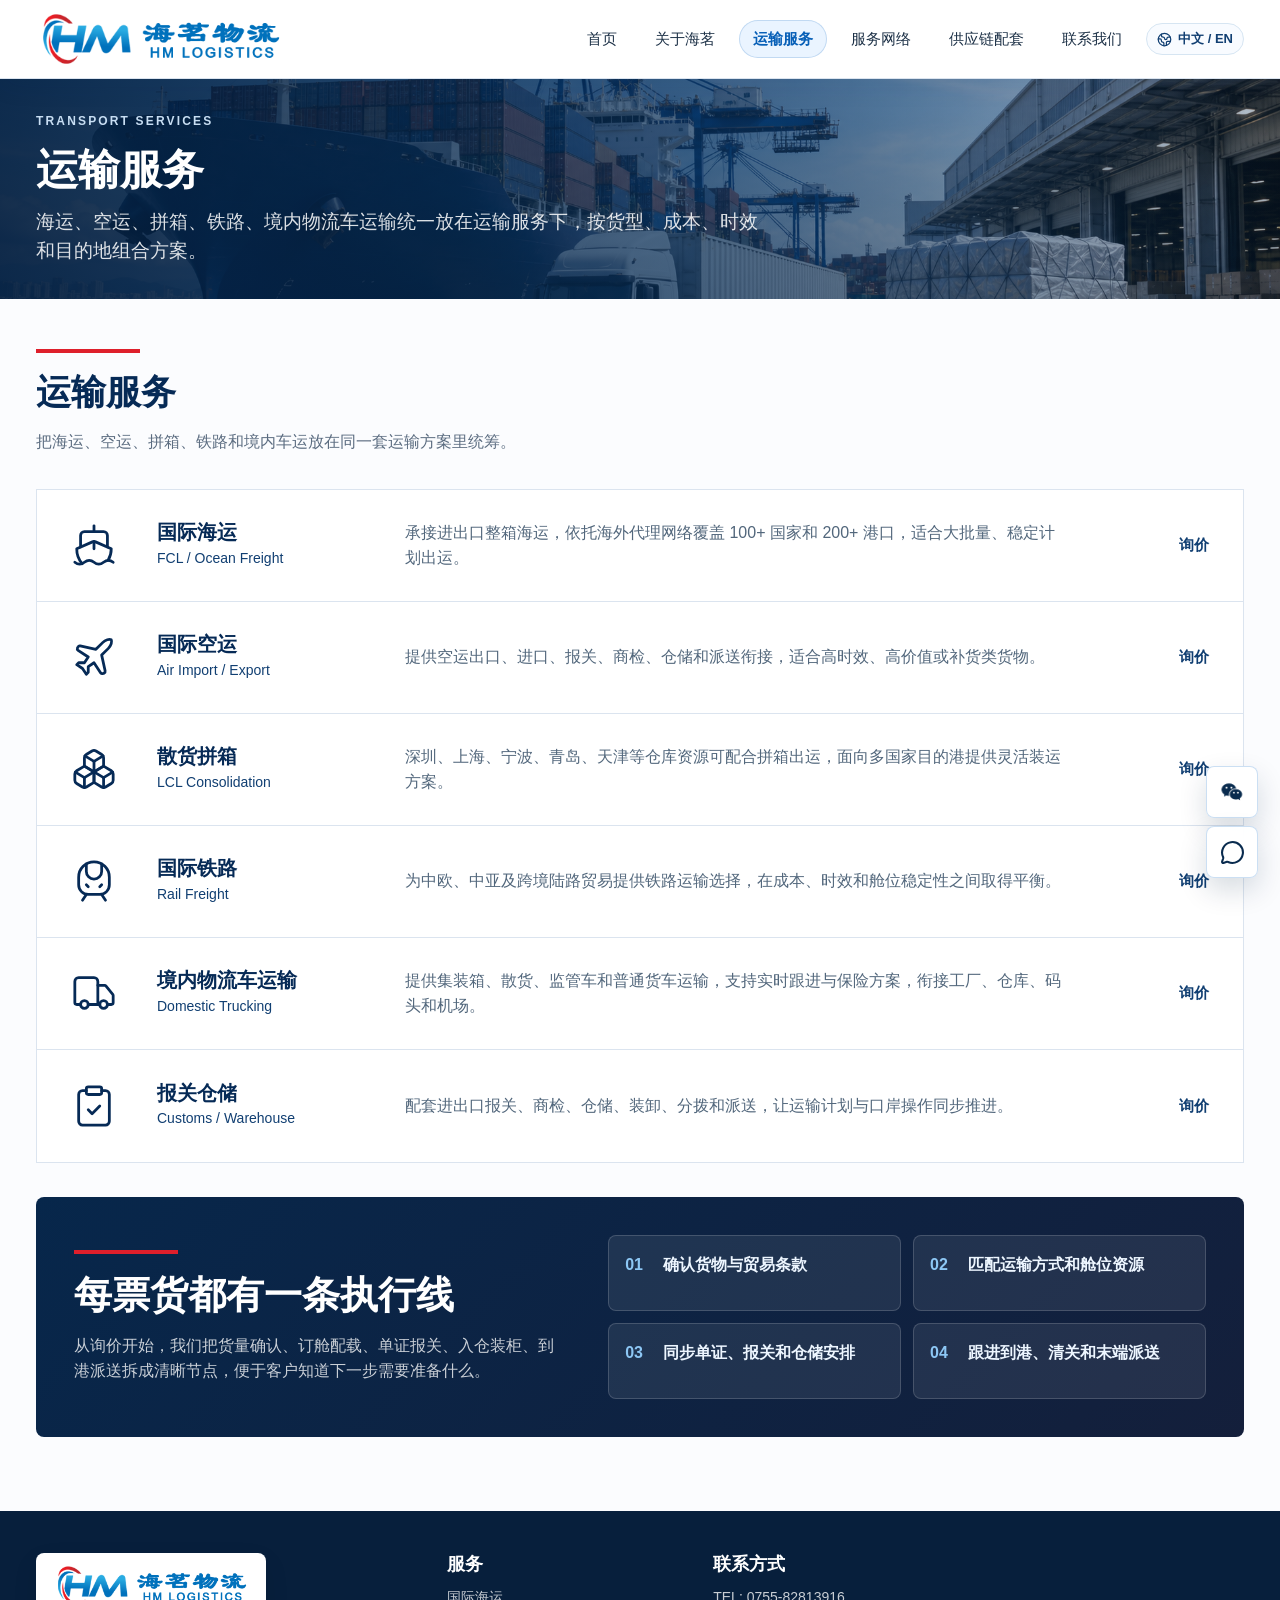
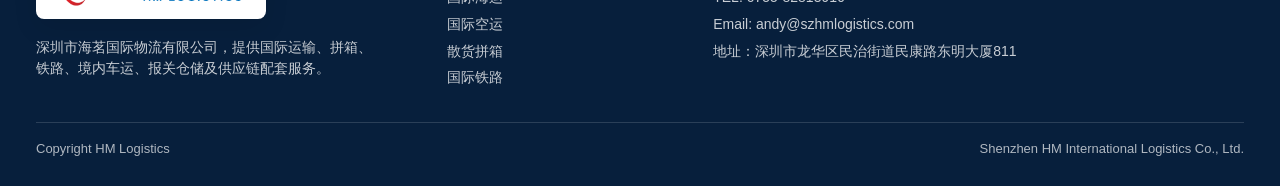
<file: services.html>
<!doctype html>
<html lang="zh-CN">
  <head>
    <meta charset="utf-8" />
    <meta name="viewport" content="width=device-width, initial-scale=1" />
    <title>运输服务 - HM Logistics</title>
    <meta name="description" content="HM Logistics 提供国际海运、国际空运、散货拼箱、国际铁路、境内物流车运输和报关仓储服务。" />
    <link rel="stylesheet" href="./styles.css?v=20260708-flow5" />
  </head>
  <body data-page="services" data-title-key="titleServices">
    <header class="site-header" data-header>
      <div class="utility-bar">
        <div class="container utility-inner">
          <a href="contact.html#quote" class="utility-link">
            <i data-lucide="file-pen-line" aria-hidden="true"></i>
            <span data-i18n="utilityQuote">在线询价</span>
          </a>
          <a href="services.html" class="utility-link">
            <i data-lucide="package-search" aria-hidden="true"></i>
            <span data-i18n="utilityTrack">服务范围</span>
          </a>
          <a href="tel:075582813916" class="utility-link strong">
            <i data-lucide="phone" aria-hidden="true"></i>
            <span>0755-82813916</span>
          </a>
          <button class="lang-toggle" type="button" data-lang-toggle>
            <i data-lucide="globe-2" aria-hidden="true"></i>
            <span data-i18n="langLabel">中文 / EN</span>
          </button>
        </div>
      </div>
      <div class="container main-nav">
        <a class="brand" href="index.html" aria-label="HM Logistics">
          <img src="./assets/hm-logo.png" alt="HM Logistics 海茗物流" />
        </a>
        <button class="menu-toggle" type="button" data-menu-toggle aria-label="Open navigation">
          <i data-lucide="menu" aria-hidden="true"></i>
        </button>
        <nav class="nav-links" data-nav>
          <a href="index.html" data-route="home" data-i18n="navHome">首页</a>
          <a href="about.html" data-route="about" data-i18n="navAbout">关于海茗</a>
          <a href="services.html" data-route="services" data-i18n="navTransport">运输服务</a>
          <a href="network.html" data-route="network" data-i18n="navNetwork">服务网络</a>
          <a href="support.html" data-route="support" data-i18n="navSupport">供应链配套</a>
          <a href="contact.html" data-route="contact" data-i18n="navContact">联系我们</a>
          <button class="lang-toggle nav-language" type="button" data-lang-toggle>
            <i data-lucide="globe-2" aria-hidden="true"></i>
            <span data-i18n="langLabel">中文 / EN</span>
          </button>
        </nav>
      </div>
    </header>

    <main>
      <section class="page-hero" aria-labelledby="services-page-title">
        <img class="hero-bg" src="./assets/hero-logistics-network.png" alt="" />
        <div class="hero-shade" aria-hidden="true"></div>
        <div class="container page-hero-inner">
          <p class="eyebrow" data-i18n="servicesEyebrow">TRANSPORT SERVICES</p>
          <h1 id="services-page-title" data-i18n="servicesPageTitle">运输服务</h1>
          <p data-i18n="servicesPageLead">海运、空运、拼箱、铁路、境内物流车运输统一放在运输服务下，按货型、成本、时效和目的地组合方案。</p>
        </div>
      </section>

      <section class="services-section" id="services">
        <div class="container section-heading">
          <span class="section-mark"></span>
          <div>
            <h2 data-i18n="servicesTitle">运输服务</h2>
            <p data-i18n="servicesLead">把海运、空运、拼箱、铁路和境内车运放在同一套运输方案里统筹。</p>
          </div>
        </div>
        <div class="container service-list">
          <article class="service-row" id="ocean">
            <i data-lucide="ship" aria-hidden="true"></i>
            <div>
              <h3 data-i18n="serviceOcean">国际海运</h3>
              <span>FCL / Ocean Freight</span>
            </div>
            <p data-i18n="serviceOceanText">承接进出口整箱海运，依托海外代理网络覆盖 100+ 国家和 200+ 港口，适合大批量、稳定计划出运。</p>
            <a href="contact.html#quote" data-i18n="learnMore">询价</a>
          </article>
          <article class="service-row" id="air">
            <i data-lucide="plane" aria-hidden="true"></i>
            <div>
              <h3 data-i18n="serviceAir">国际空运</h3>
              <span>Air Import / Export</span>
            </div>
            <p data-i18n="serviceAirText">提供空运出口、进口、报关、商检、仓储和派送衔接，适合高时效、高价值或补货类货物。</p>
            <a href="contact.html#quote" data-i18n="learnMore2">询价</a>
          </article>
          <article class="service-row" id="lcl">
            <i data-lucide="boxes" aria-hidden="true"></i>
            <div>
              <h3 data-i18n="serviceLcl">散货拼箱</h3>
              <span>LCL Consolidation</span>
            </div>
            <p data-i18n="serviceLclText">深圳、上海、宁波、青岛、天津等仓库资源可配合拼箱出运，面向多国家目的港提供灵活装运方案。</p>
            <a href="contact.html#quote" data-i18n="learnMore3">询价</a>
          </article>
          <article class="service-row" id="rail">
            <i data-lucide="train-front" aria-hidden="true"></i>
            <div>
              <h3 data-i18n="serviceRail">国际铁路</h3>
              <span>Rail Freight</span>
            </div>
            <p data-i18n="serviceRailText">为中欧、中亚及跨境陆路贸易提供铁路运输选择，在成本、时效和舱位稳定性之间取得平衡。</p>
            <a href="contact.html#quote" data-i18n="learnMore4">询价</a>
          </article>
          <article class="service-row" id="trucking">
            <i data-lucide="truck" aria-hidden="true"></i>
            <div>
              <h3 data-i18n="serviceTruck">境内物流车运输</h3>
              <span>Domestic Trucking</span>
            </div>
            <p data-i18n="serviceTruckText">提供集装箱、散货、监管车和普通货车运输，支持实时跟进与保险方案，衔接工厂、仓库、码头和机场。</p>
            <a href="contact.html#quote" data-i18n="learnMore5">询价</a>
          </article>
          <article class="service-row" id="customs">
            <i data-lucide="clipboard-check" aria-hidden="true"></i>
            <div>
              <h3 data-i18n="serviceCustoms">报关仓储</h3>
              <span>Customs / Warehouse</span>
            </div>
            <p data-i18n="serviceCustomsText">配套进出口报关、商检、仓储、装卸、分拨和派送，让运输计划与口岸操作同步推进。</p>
            <a href="contact.html#quote" data-i18n="learnMore6">询价</a>
          </article>
        </div>

        <div class="container transport-depth">
          <div class="journey-card">
            <div>
              <span class="section-mark"></span>
              <h2 data-i18n="journeyTitle">每票货都有一条执行线</h2>
              <p data-i18n="journeyText">从询价开始，我们把货量确认、订舱配载、单证报关、入仓装柜、到港派送拆成清晰节点，便于客户知道下一步需要准备什么。</p>
            </div>
            <ol>
              <li data-i18n="journeyStep1">确认货物与贸易条款</li>
              <li data-i18n="journeyStep2">匹配运输方式和舱位资源</li>
              <li data-i18n="journeyStep3">同步单证、报关和仓储安排</li>
              <li data-i18n="journeyStep4">跟进到港、清关和末端派送</li>
            </ol>
          </div>
        </div>
      </section>
    </main>

    <footer class="site-footer">
      <div class="container footer-grid">
        <div>
          <div class="footer-brand">
            <img src="./assets/hm-logo.png" alt="HM Logistics 海茗物流" />
          </div>
          <p data-i18n="footerText">深圳市海茗国际物流有限公司，提供国际运输、拼箱、<br>铁路、境内车运、报关仓储及供应链配套服务。</p>
        </div>
        <div>
          <h3 data-i18n="footerServices">服务</h3>
          <a href="services.html#ocean" data-i18n="footerOcean">国际海运</a>
          <a href="services.html#air" data-i18n="footerAir">国际空运</a>
          <a href="services.html#lcl" data-i18n="footerLcl">散货拼箱</a>
          <a href="services.html#rail" data-i18n="footerRail">国际铁路</a>
        </div>
        <div>
          <h3 data-i18n="footerContact">联系方式</h3>
          <p>TEL: 0755-82813916</p>
          <p>Email: andy@szhmlogistics.com</p>
          <p data-i18n="footerAddress">地址：深圳市龙华区民治街道民康路东明大厦811</p>
        </div>
      </div>
      <div class="container footer-bottom">
        <span>Copyright HM Logistics</span>
        <span>Shenzhen HM International Logistics Co., Ltd.</span>
      </div>
    </footer>

    <script src="./assets/lucide.min.js"></script>
    <script src="./script.js?v=20260708-flow5"></script>
  </body>
</html>
</file>
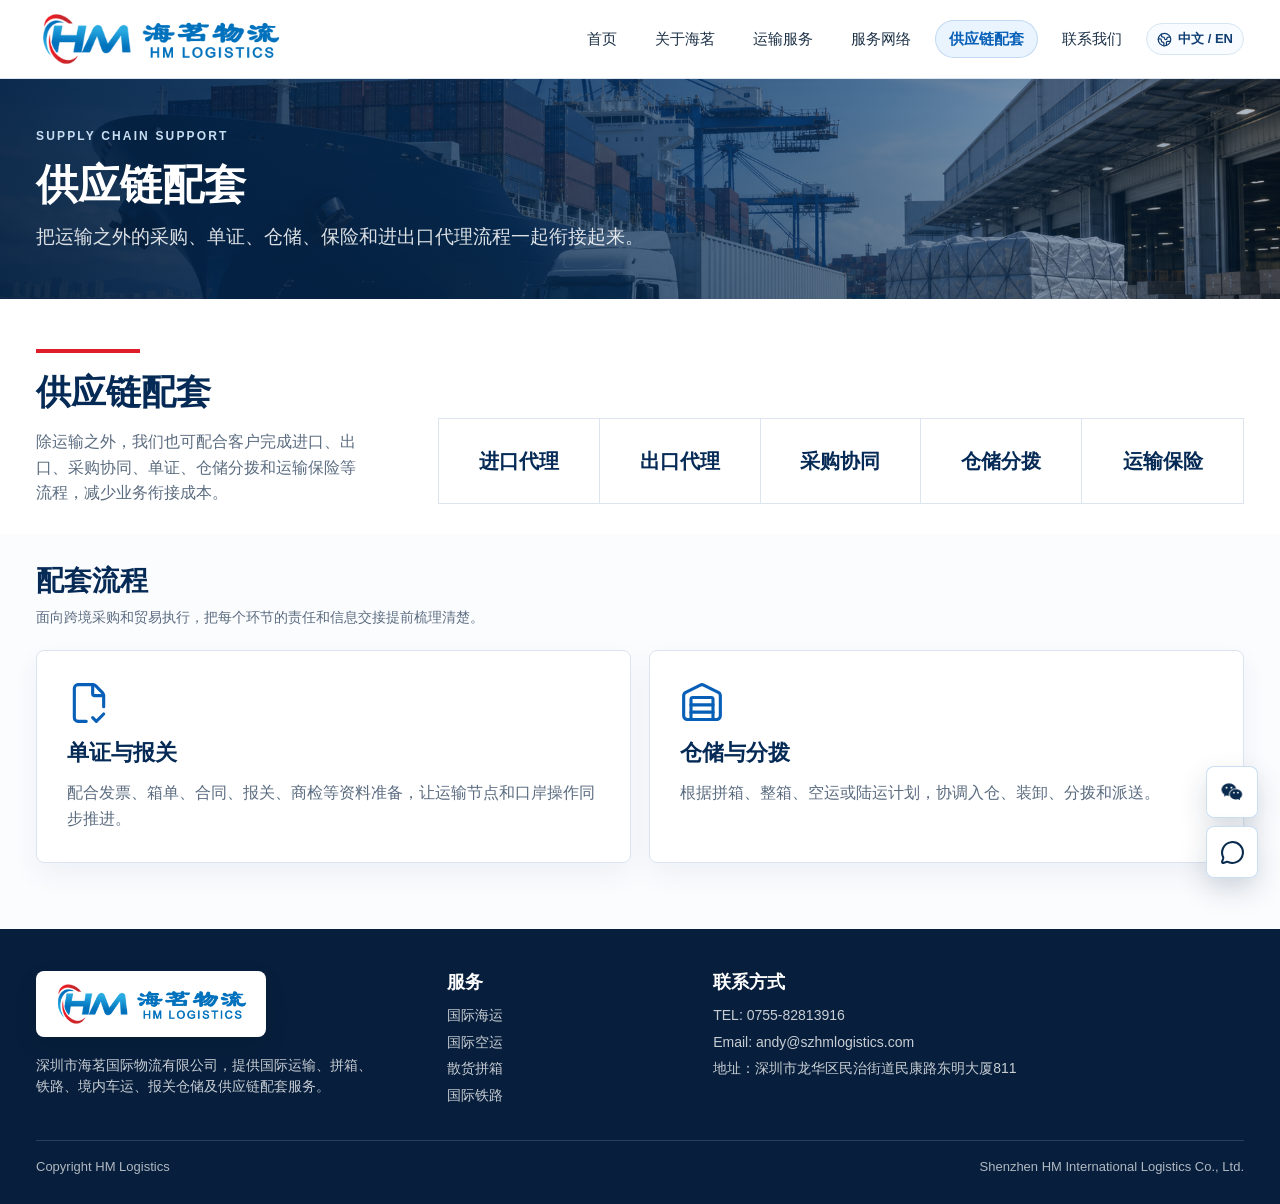
<file: support.html>
<!doctype html>
<html lang="zh-CN">
  <head>
    <meta charset="utf-8" />
    <meta name="viewport" content="width=device-width, initial-scale=1" />
    <title>供应链配套 - HM Logistics</title>
    <meta name="description" content="HM Logistics 提供进出口代理、采购协同、单证协同、仓储分拨和运输保险等供应链配套服务。" />
    <link rel="stylesheet" href="./styles.css?v=20260708-flow5" />
  </head>
  <body data-page="support" data-title-key="titleSupport">
    <header class="site-header" data-header>
      <div class="utility-bar">
        <div class="container utility-inner">
          <a href="contact.html#quote" class="utility-link">
            <i data-lucide="file-pen-line" aria-hidden="true"></i>
            <span data-i18n="utilityQuote">在线询价</span>
          </a>
          <a href="services.html" class="utility-link">
            <i data-lucide="package-search" aria-hidden="true"></i>
            <span data-i18n="utilityTrack">服务范围</span>
          </a>
          <a href="tel:075582813916" class="utility-link strong">
            <i data-lucide="phone" aria-hidden="true"></i>
            <span>0755-82813916</span>
          </a>
          <button class="lang-toggle" type="button" data-lang-toggle>
            <i data-lucide="globe-2" aria-hidden="true"></i>
            <span data-i18n="langLabel">中文 / EN</span>
          </button>
        </div>
      </div>
      <div class="container main-nav">
        <a class="brand" href="index.html" aria-label="HM Logistics">
          <img src="./assets/hm-logo.png" alt="HM Logistics 海茗物流" />
        </a>
        <button class="menu-toggle" type="button" data-menu-toggle aria-label="Open navigation">
          <i data-lucide="menu" aria-hidden="true"></i>
        </button>
        <nav class="nav-links" data-nav>
          <a href="index.html" data-route="home" data-i18n="navHome">首页</a>
          <a href="about.html" data-route="about" data-i18n="navAbout">关于海茗</a>
          <a href="services.html" data-route="services" data-i18n="navTransport">运输服务</a>
          <a href="network.html" data-route="network" data-i18n="navNetwork">服务网络</a>
          <a href="support.html" data-route="support" data-i18n="navSupport">供应链配套</a>
          <a href="contact.html" data-route="contact" data-i18n="navContact">联系我们</a>
          <button class="lang-toggle nav-language" type="button" data-lang-toggle>
            <i data-lucide="globe-2" aria-hidden="true"></i>
            <span data-i18n="langLabel">中文 / EN</span>
          </button>
        </nav>
      </div>
    </header>

    <main>
      <section class="page-hero" aria-labelledby="support-page-title">
        <img class="hero-bg" src="./assets/hero-logistics-network.png" alt="" />
        <div class="hero-shade" aria-hidden="true"></div>
        <div class="container page-hero-inner">
          <p class="eyebrow" data-i18n="supportEyebrow">SUPPLY CHAIN SUPPORT</p>
          <h1 id="support-page-title" data-i18n="supportPageTitle">供应链配套</h1>
          <p data-i18n="supportPageLead">把运输之外的采购、单证、仓储、保险和进出口代理流程一起衔接起来。</p>
        </div>
      </section>

      <section class="partners-section">
        <div class="container partners-inner">
          <div>
            <span class="section-mark"></span>
            <h2 data-i18n="supportTitle">供应链配套</h2>
            <p data-i18n="supportText">
              除运输之外，我们也可配合客户完成进口、出口、采购协同、单证、仓储分拨和运输保险等流程，减少业务衔接成本。
            </p>
          </div>
          <div class="partner-list support-list" aria-label="Supply chain support">
            <span data-i18n="supportImport">进口代理</span>
            <span data-i18n="supportExport">出口代理</span>
            <span data-i18n="supportPurchase">采购协同</span>
            <span data-i18n="supportStorage">仓储分拨</span>
            <span data-i18n="supportInsurance">运输保险</span>
          </div>
        </div>
      </section>

      <section class="services-section">
        <div class="container section-heading">
          <span class="section-mark"></span>
          <div>
            <h2 data-i18n="supportFlowTitle">配套流程</h2>
            <p data-i18n="supportFlowLead">面向跨境采购和贸易执行，把每个环节的责任和信息交接提前梳理清楚。</p>
          </div>
        </div>
        <div class="container value-grid">
          <article>
            <i data-lucide="file-check-2" aria-hidden="true"></i>
            <h3 data-i18n="supportDocsTitle">单证与报关</h3>
            <p data-i18n="supportDocsText">配合发票、箱单、合同、报关、商检等资料准备，让运输节点和口岸操作同步推进。</p>
          </article>
          <article>
            <i data-lucide="warehouse" aria-hidden="true"></i>
            <h3 data-i18n="supportWarehouseTitle">仓储与分拨</h3>
            <p data-i18n="supportWarehouseText">根据拼箱、整箱、空运或陆运计划，协调入仓、装卸、分拨和派送。</p>
          </article>
        </div>
      </section>
    </main>

    <footer class="site-footer">
      <div class="container footer-grid">
        <div>
          <div class="footer-brand">
            <img src="./assets/hm-logo.png" alt="HM Logistics 海茗物流" />
          </div>
          <p data-i18n="footerText">深圳市海茗国际物流有限公司，提供国际运输、拼箱、<br>铁路、境内车运、报关仓储及供应链配套服务。</p>
        </div>
        <div>
          <h3 data-i18n="footerServices">服务</h3>
          <a href="services.html#ocean" data-i18n="footerOcean">国际海运</a>
          <a href="services.html#air" data-i18n="footerAir">国际空运</a>
          <a href="services.html#lcl" data-i18n="footerLcl">散货拼箱</a>
          <a href="services.html#rail" data-i18n="footerRail">国际铁路</a>
        </div>
        <div>
          <h3 data-i18n="footerContact">联系方式</h3>
          <p>TEL: 0755-82813916</p>
          <p>Email: andy@szhmlogistics.com</p>
          <p data-i18n="footerAddress">地址：深圳市龙华区民治街道民康路东明大厦811</p>
        </div>
      </div>
      <div class="container footer-bottom">
        <span>Copyright HM Logistics</span>
        <span>Shenzhen HM International Logistics Co., Ltd.</span>
      </div>
    </footer>

    <script src="./assets/lucide.min.js"></script>
    <script src="./script.js?v=20260708-flow5"></script>
  </body>
</html>
</file>
<file: styles.css>
﻿:root {
  --ink: #062a56;
  --ink-2: #113f72;
  --muted: #5b6c80;
  --soft: #f4f7fa;
  --line: #dbe4ef;
  --white: #ffffff;
  --blue: #075fb7;
  --blue-2: #0b74d1;
  --red: #de1f2b;
  --shadow: 0 18px 48px rgba(3, 29, 61, 0.16);
  --radius: 8px;
  --container: 1320px;
}

* {
  box-sizing: border-box;
}

html {
  scroll-behavior: smooth;
}

section[id],
article[id],
#contact {
  scroll-margin-top: 132px;
}

body {
  margin: 0;
  background: var(--white);
  color: #172b3f;
  font-family: "Inter", "Segoe UI", "Microsoft YaHei", "PingFang SC", Arial, sans-serif;
  font-size: 16px;
  line-height: 1.6;
  letter-spacing: 0;
}

body.nav-open {
  overflow: hidden;
}

a {
  color: inherit;
  text-decoration: none;
}

button,
input,
select,
textarea {
  font: inherit;
}

button {
  cursor: pointer;
}

img {
  max-width: 100%;
  display: block;
}

.container {
  width: min(var(--container), calc(100% - 72px));
  margin: 0 auto;
}

.site-header {
  position: sticky;
  top: 0;
  z-index: 50;
  background: rgba(255, 255, 255, 0.98);
  border-bottom: 1px solid var(--line);
}

.utility-bar {
  border-bottom: 1px solid rgba(219, 228, 239, 0.78);
  background: #fbfdff;
}

.utility-inner {
  display: flex;
  justify-content: flex-end;
  align-items: center;
  gap: 28px;
  min-height: 40px;
}

.utility-link,
.lang-toggle {
  display: inline-flex;
  align-items: center;
  gap: 8px;
  border: 0;
  background: transparent;
  color: #274968;
  font-size: 14px;
  white-space: nowrap;
}

.utility-link svg,
.lang-toggle svg {
  width: 17px;
  height: 17px;
  stroke-width: 2;
}

.utility-link.strong {
  color: var(--ink);
  font-weight: 700;
}

.main-nav {
  display: flex;
  align-items: center;
  justify-content: space-between;
  min-height: 82px;
}

.brand {
  display: inline-flex;
  align-items: center;
  gap: 12px;
  min-width: 250px;
}

.brand img {
  width: 82px;
  height: auto;
}

.brand-wordmark {
  display: grid;
  gap: 2px;
  line-height: 1.08;
}

.brand-wordmark strong {
  color: var(--ink);
  font-size: 20px;
  letter-spacing: 0.04em;
  white-space: nowrap;
}

.brand-wordmark small {
  color: #41617d;
  font-size: 13px;
  font-weight: 800;
  white-space: nowrap;
}

.nav-links {
  display: flex;
  align-items: center;
  gap: 46px;
  color: #1d3147;
  font-size: 16px;
}

.nav-links a {
  position: relative;
  padding: 30px 0;
}

.nav-links a::after {
  position: absolute;
  left: 0;
  bottom: 22px;
  width: 0;
  height: 2px;
  background: var(--red);
  content: "";
  transition: width 0.18s ease;
}

.nav-links a:hover::after,
.nav-links a:focus-visible::after {
  width: 100%;
}

.nav-links a[aria-current="page"] {
  color: var(--ink);
  font-weight: 800;
}

.nav-links a[aria-current="page"]::after {
  width: 100%;
}

.menu-toggle {
  display: none;
  width: 42px;
  height: 42px;
  align-items: center;
  justify-content: center;
  border: 1px solid var(--line);
  border-radius: var(--radius);
  background: var(--white);
  color: var(--ink);
}

.hero {
  position: relative;
  min-height: 690px;
  overflow: hidden;
  color: var(--white);
}

.hero-bg {
  position: absolute;
  inset: 0;
  width: 100%;
  height: 100%;
  object-fit: cover;
  object-position: center;
}

.hero-shade {
  position: absolute;
  inset: 0;
  background:
    linear-gradient(90deg, rgba(2, 29, 61, 0.86) 0%, rgba(3, 38, 76, 0.66) 42%, rgba(3, 38, 76, 0.12) 73%),
    linear-gradient(0deg, rgba(0, 15, 34, 0.2), rgba(0, 15, 34, 0.04));
}

.hero-grid {
  position: relative;
  z-index: 1;
  display: grid;
  grid-template-columns: minmax(0, 1fr) 245px;
  min-height: 690px;
  align-items: stretch;
}

.hero-copy {
  align-self: center;
  max-width: 760px;
  padding: 72px 0;
}

.eyebrow {
  margin: 0 0 18px;
  color: #9cc7ee;
  font-size: 13px;
  font-weight: 800;
  letter-spacing: 0.14em;
}

.hero h1 {
  margin: 0;
  font-size: clamp(42px, 5.1vw, 76px);
  line-height: 1.08;
  font-weight: 800;
  letter-spacing: 0;
}

.hero-subtitle {
  max-width: 680px;
  margin: 24px 0 42px;
  color: rgba(255, 255, 255, 0.9);
  font-size: clamp(18px, 2vw, 24px);
  line-height: 1.62;
}

.hero-actions {
  display: flex;
  flex-wrap: wrap;
  gap: 24px;
}

.btn {
  display: inline-flex;
  align-items: center;
  justify-content: center;
  gap: 14px;
  min-height: 58px;
  padding: 0 32px;
  border-radius: var(--radius);
  border: 1px solid transparent;
  font-weight: 800;
  line-height: 1;
  transition: transform 0.18s ease, background 0.18s ease, border-color 0.18s ease;
}

.btn:hover,
.btn:focus-visible {
  transform: translateY(-1px);
}

.btn svg {
  width: 20px;
  height: 20px;
}

.btn.primary {
  background: var(--blue);
  color: var(--white);
  box-shadow: 0 16px 34px rgba(7, 95, 183, 0.32);
}

.btn.primary:hover {
  background: #034f9b;
}

.btn:disabled,
.btn[aria-busy="true"] {
  cursor: progress;
  opacity: 0.68;
  transform: none;
}

.btn.ghost {
  border-color: rgba(255, 255, 255, 0.76);
  color: var(--white);
  background: rgba(1, 22, 50, 0.1);
}

.btn.outline {
  color: var(--ink);
  border-color: #b8c8dc;
  background: var(--white);
}

.btn.compact {
  min-height: 48px;
  padding: 0 24px;
}

.quick-rail {
  display: grid;
  background: rgba(4, 47, 91, 0.94);
  border-left: 1px solid rgba(255, 255, 255, 0.18);
}

.quick-action {
  display: flex;
  min-height: 154px;
  flex-direction: column;
  align-items: center;
  justify-content: center;
  gap: 8px;
  border: 0;
  border-bottom: 1px solid rgba(255, 255, 255, 0.28);
  background: transparent;
  color: var(--white);
  text-align: center;
}

a.quick-action {
  text-decoration: none;
}

.quick-action:last-child {
  border-bottom: 0;
}

.quick-action:hover,
.quick-action:focus-visible {
  background: rgba(255, 255, 255, 0.08);
}

.quick-action svg {
  width: 42px;
  height: 42px;
  stroke-width: 1.6;
}

.quick-action strong {
  display: block;
  font-size: 18px;
}

.quick-action span {
  color: rgba(255, 255, 255, 0.82);
  font-size: 13px;
}

.tool-strip {
  background: #f8fbff;
  border-bottom: 1px solid var(--line);
}

.tool-grid {
  display: grid;
  grid-template-columns: minmax(280px, 0.8fr) minmax(0, 1.6fr);
  gap: 48px;
  align-items: center;
  padding: 42px 0;
}

.tool-copy h2,
.network-copy h2,
.section-heading h2,
.about-copy h2,
.partners-inner h2,
.quote-copy h2 {
  margin: 0;
  color: var(--ink);
  font-size: clamp(28px, 3vw, 42px);
  line-height: 1.22;
  font-weight: 800;
}

.tool-copy p,
.network-copy p,
.section-heading p,
.about-copy p,
.partners-inner p,
.quote-copy p {
  margin: 16px 0 0;
  color: var(--muted);
}

.section-mark {
  display: block;
  width: 104px;
  height: 4px;
  margin-bottom: 18px;
  background: var(--red);
}

.track-form {
  display: grid;
  grid-template-columns: 1fr 0.8fr auto;
  gap: 16px;
  align-items: end;
  padding: 20px;
  border: 1px solid var(--line);
  border-radius: var(--radius);
  background: var(--white);
  box-shadow: 0 12px 30px rgba(15, 56, 96, 0.08);
}

label {
  display: grid;
  gap: 7px;
  color: #31485f;
  font-size: 14px;
  font-weight: 700;
}

input,
select,
textarea {
  width: 100%;
  border: 1px solid #cfdbe8;
  border-radius: var(--radius);
  background: var(--white);
  color: #18314a;
  outline: 0;
}

input,
select {
  height: 48px;
  padding: 0 14px;
}

textarea {
  resize: vertical;
  padding: 12px 14px;
}

input:focus,
select:focus,
textarea:focus {
  border-color: var(--blue);
  box-shadow: 0 0 0 3px rgba(7, 95, 183, 0.12);
}

.form-note {
  grid-column: 1 / -1;
  margin: 0;
  color: #68798b;
  font-size: 13px;
}

.network-section {
  padding: 86px 0 70px;
  background: var(--white);
}

.network-grid {
  display: grid;
  grid-template-columns: 340px minmax(0, 1fr);
  gap: 64px;
  align-items: center;
}

.map-wrap {
  position: relative;
  min-height: 410px;
}

.map-wrap img {
  position: relative;
  z-index: 0;
  display: block;
  width: 100%;
  height: 430px;
  object-fit: contain;
  object-position: center;
}

.route-animation {
  position: absolute;
  z-index: 1;
  top: 50%;
  left: 0;
  width: 100%;
  height: auto;
  aspect-ratio: 1896 / 830;
  transform: translateY(-50%);
  pointer-events: none;
}

.map-label-layer {
  position: absolute;
  z-index: 3;
  top: 50%;
  left: 0;
  width: 100%;
  height: auto;
  aspect-ratio: 1896 / 830;
  transform: translateY(-50%);
  pointer-events: none;
}

.route-path {
  fill: none;
  stroke: transparent;
  stroke-width: 1;
}

.route-dot {
  fill: var(--red);
  filter: drop-shadow(0 0 8px rgba(222, 31, 43, 0.55));
}

.origin-pulse {
  fill: none;
  stroke: var(--red);
  stroke-width: 4;
  opacity: 0.72;
}

.map-label,
.origin-pin {
  position: absolute;
  z-index: 3;
  border-radius: var(--radius);
  background: var(--ink);
  color: var(--white);
  padding: 9px 14px;
  font-size: 14px;
  font-weight: 800;
  line-height: 1.18;
  box-shadow: var(--shadow);
}

.label-europe {
  top: 18%;
  left: 48%;
}

.label-me {
  top: 42%;
  left: 54%;
}

.label-americas {
  top: 52%;
  left: 24%;
}

.label-africa {
  top: 63%;
  left: 43%;
}

.label-sea {
  top: 62%;
  left: 67%;
  right: auto;
}

.origin-pin {
  top: 42%;
  right: auto;
  left: 79%;
  background: var(--white);
  color: var(--ink);
  border: 1px solid var(--line);
}

.map-label .label-zh,
.map-label .label-en,
.origin-pin .label-zh,
.origin-pin .label-en {
  display: block;
  color: inherit;
  font-size: inherit;
  font-weight: inherit;
}

html[lang="zh-CN"] .label-en,
html[lang="en"] .label-zh {
  display: none;
}

.proof-grid {
  display: grid;
  grid-template-columns: repeat(4, 1fr);
  margin-top: 54px;
  border-top: 1px solid var(--line);
  border-bottom: 1px solid var(--line);
}

.proof-item {
  display: grid;
  grid-template-columns: 56px 1fr;
  column-gap: 20px;
  align-items: center;
  min-height: 136px;
  padding: 24px 30px;
  border-right: 1px solid var(--line);
}

.proof-item:last-child {
  border-right: 0;
}

.proof-item svg {
  grid-row: span 3;
  width: 50px;
  height: 50px;
  color: var(--ink);
  stroke-width: 1.5;
}

.proof-item strong {
  color: var(--ink);
  font-size: 36px;
  line-height: 1;
}

.proof-item span {
  color: #263d55;
  font-weight: 700;
}

.proof-item small {
  color: var(--muted);
}

body[data-page="network"] .network-section {
  padding-top: 50px;
}

body[data-page="network"] .network-grid {
  align-items: start;
}

body[data-page="network"] .network-copy p {
  line-height: 1.74;
}

body[data-page="network"] .proof-grid {
  margin-top: 30px;
}

body[data-page="network"] .proof-item {
  grid-template-columns: 46px 1fr;
  column-gap: 18px;
  min-height: 104px;
  padding: 16px 28px;
}

body[data-page="network"] .proof-item svg {
  width: 40px;
  height: 40px;
}

body[data-page="network"] .proof-item strong {
  font-size: 30px;
}

body[data-page="network"] .proof-item span {
  line-height: 1.3;
}

html[lang="en"] body[data-page="network"] .proof-item small {
  display: none;
}

.services-section {
  padding: 72px 0;
  background: #fbfcfe;
}

.section-heading {
  display: flex;
  gap: 48px;
  align-items: flex-end;
  margin-bottom: 34px;
}

.service-list {
  border: 1px solid var(--line);
  background: var(--white);
}

.service-row {
  display: grid;
  grid-template-columns: 80px 240px minmax(0, 1fr) 120px;
  gap: 32px;
  align-items: center;
  min-height: 132px;
  padding: 26px 42px;
  border-bottom: 1px solid var(--line);
}

.service-row:last-child {
  border-bottom: 0;
}

.service-row:hover {
  background: #f7fbff;
}

.service-row > svg {
  width: 62px;
  height: 62px;
  color: var(--ink);
  stroke-width: 1.45;
}

.service-row h3 {
  margin: 0;
  color: var(--ink);
  font-size: 22px;
  line-height: 1.24;
}

.service-row span {
  color: var(--ink-2);
  font-size: 14px;
}

.service-row p {
  margin: 0;
  color: #52677c;
}

.service-row a {
  display: inline-flex;
  justify-content: flex-end;
  color: var(--ink-2);
  font-weight: 800;
}

.about-section {
  padding: 78px 0;
  background: var(--ink);
  color: var(--white);
}

.about-grid {
  display: grid;
  grid-template-columns: minmax(0, 1.08fr) minmax(420px, 0.92fr);
  gap: 60px;
  align-items: center;
}

.about-copy h2,
.about-copy p {
  color: var(--white);
}

.about-copy p {
  color: rgba(255, 255, 255, 0.78);
  max-width: 760px;
}

.credential-grid {
  display: grid;
  grid-template-columns: repeat(2, 1fr);
  border: 1px solid rgba(255, 255, 255, 0.18);
}

.credential-grid div {
  min-height: 126px;
  padding: 28px;
  border-right: 1px solid rgba(255, 255, 255, 0.18);
  border-bottom: 1px solid rgba(255, 255, 255, 0.18);
}

.credential-grid div:nth-child(2n) {
  border-right: 0;
}

.credential-grid div:nth-last-child(-n + 2) {
  border-bottom: 0;
}

.credential-grid strong {
  display: block;
  font-size: 26px;
  line-height: 1.1;
}

.credential-grid span {
  color: #b9d2ec;
}

.partners-section {
  padding: 60px 0;
  background: var(--white);
}

.partners-inner {
  display: grid;
  grid-template-columns: 330px minmax(0, 1fr);
  gap: 58px;
  align-items: center;
}

.partner-list {
  display: grid;
  grid-template-columns: repeat(6, 1fr);
  border: 1px solid var(--line);
}

.support-list {
  grid-template-columns: repeat(5, 1fr);
}

.partner-list span {
  display: flex;
  align-items: center;
  justify-content: center;
  min-height: 98px;
  padding: 10px;
  border-right: 1px solid var(--line);
  color: var(--ink);
  font-size: 20px;
  font-weight: 800;
}

.partner-list span:last-child {
  border-right: 0;
}

.quote-section {
  padding: 50px 0 64px;
  background: #f4f7fa;
}

.quote-grid {
  display: grid;
  grid-template-columns: 0.85fr 1.15fr;
  gap: 40px;
  align-items: start;
}

body[data-page="contact"] .quote-grid {
  align-items: stretch;
}

body[data-page="contact"] .quote-copy {
  display: flex;
  flex-direction: column;
}

body[data-page="contact"] .quote-copy > p {
  max-width: 420px;
  margin-bottom: 22px;
  line-height: 1.62;
}

html[lang="zh-CN"] body[data-page="contact"] .quote-copy h2 {
  max-width: 420px;
  line-height: 1.18;
}

html[lang="en"] body[data-page="contact"] .quote-copy h2,
html[lang="en"] body[data-page="contact"] .quote-copy > p {
  max-width: 440px;
}

.contact-card {
  display: grid;
  gap: 8px;
  max-width: 420px;
  margin-top: 22px;
  padding: 24px;
  background: var(--white);
  box-shadow: 0 14px 34px rgba(15, 56, 96, 0.08);
}

body[data-page="contact"] .contact-card {
  margin-top: auto;
}

.contact-card span {
  color: var(--muted);
  font-size: 14px;
  font-weight: 800;
}

.contact-card a {
  color: var(--ink);
  font-size: 20px;
  font-weight: 800;
  line-height: 1.32;
}

.contact-actions-panel {
  display: grid;
  grid-template-rows: auto 1fr;
  gap: 16px;
  padding: 24px;
  border: 1px solid var(--line);
  background: linear-gradient(180deg, #ffffff 0%, #f8fbff 100%);
  box-shadow: var(--shadow);
}

.contact-panel-head {
  max-width: none;
}

.contact-panel-head .section-mark {
  display: none;
}

.contact-panel-head .eyebrow {
  display: none;
}

.contact-panel-head h3 {
  margin: 0;
  color: var(--ink);
  font-size: 28px;
  line-height: 1.18;
  white-space: nowrap;
}

.contact-panel-head p:last-child {
  margin: 8px 0 0;
  color: var(--muted);
  font-size: 15px;
  line-height: 1.45;
  white-space: nowrap;
}

.contact-methods {
  display: grid;
  grid-template-columns: repeat(2, minmax(0, 1fr));
  gap: 14px;
  align-items: stretch;
}

.method-card {
  display: grid;
  grid-template-rows: auto 1fr auto;
  gap: 9px;
  justify-items: center;
  align-content: start;
  padding: 16px;
  border: 1px solid rgba(21, 108, 198, 0.16);
  border-radius: 8px;
  background: var(--white);
  text-align: center;
}

.method-card span,
.method-copy span {
  display: block;
  color: var(--muted);
  font-size: 13px;
  font-weight: 800;
  text-transform: uppercase;
}

.method-card strong,
.method-copy strong {
  display: block;
  margin-top: 6px;
  color: var(--ink);
  font-size: 21px;
  line-height: 1.18;
}

.method-card p,
.method-copy p {
  margin: 6px auto 0;
  color: var(--muted);
  font-size: 14px;
  line-height: 1.4;
}

.contact-qr {
  width: 100%;
  max-width: 198px;
  aspect-ratio: 1;
  object-fit: contain;
  border: 1px solid var(--line);
  border-radius: 8px;
  padding: 8px;
  background: var(--white);
}

.method-whatsapp {
  background: #f3f9ff;
}

.method-link {
  display: inline-flex;
  align-items: center;
  gap: 8px;
  color: var(--blue);
  font-size: 14px;
  font-weight: 800;
  text-decoration: none;
}

body[data-page="support"] .partners-section {
  padding: 50px 0 28px;
}

body[data-page="support"] .partners-inner {
  align-items: end;
  column-gap: 72px;
}

body[data-page="support"] .support-list {
  align-self: end;
  margin-bottom: 2px;
}

body[data-page="support"] .services-section {
  padding: 30px 0 66px;
}

body[data-page="support"] .partner-list span {
  min-height: 84px;
}

body[data-page="support"] .section-heading {
  display: block;
  margin-bottom: 22px;
}

body[data-page="support"] .services-section .section-mark {
  display: none;
}

body[data-page="support"] .section-heading h2 {
  font-size: clamp(22px, 2.15vw, 31px);
}

body[data-page="support"] .section-heading p {
  max-width: 760px;
  margin-top: 8px;
  font-size: 14px;
  line-height: 1.6;
}

body[data-page="support"] .value-grid {
  grid-template-columns: repeat(2, minmax(0, 1fr));
}

body[data-page="support"] .value-grid article {
  min-height: 210px;
}

body[data-page="services"] .services-section .section-heading {
  display: block;
}

body[data-page="services"] .services-section {
  padding-top: 50px;
}

body[data-page="services"] .services-section .section-heading h2 {
  margin-top: 0;
}

body[data-page="services"] .services-section .section-heading p {
  max-width: 820px;
}

.method-link:hover {
  color: var(--red);
}

.method-link svg {
  width: 17px;
  height: 17px;
}

.floating-contact {
  position: fixed;
  right: 22px;
  bottom: 22px;
  z-index: 50;
  display: grid;
  gap: 8px;
  width: 52px;
}

.floating-contact-btn {
  display: inline-flex;
  align-items: center;
  justify-content: center;
  width: 52px;
  min-height: 52px;
  padding: 0;
  border: 1px solid rgba(21, 108, 198, 0.22);
  border-radius: 8px;
  background: rgba(255, 255, 255, 0.94);
  color: var(--ink);
  font: inherit;
  font-size: 14px;
  font-weight: 800;
  text-decoration: none;
  box-shadow: 0 12px 28px rgba(8, 36, 69, 0.16);
  backdrop-filter: blur(10px);
  cursor: pointer;
}

.floating-contact-btn span {
  display: none;
}

.floating-contact-btn:hover {
  border-color: rgba(21, 108, 198, 0.42);
  color: var(--blue);
}

.floating-contact-btn svg {
  width: 25px;
  height: 25px;
  color: #092b4e;
  stroke-width: 2;
}

.floating-contact-icon {
  width: 28px;
  height: 28px;
  object-fit: contain;
}

.floating-wechat {
  position: absolute;
  right: 0;
  bottom: calc(100% + 10px);
  display: none;
  width: 236px;
  padding: 14px;
  border: 1px solid var(--line);
  border-radius: 8px;
  background: var(--white);
  box-shadow: 0 18px 42px rgba(8, 36, 69, 0.18);
}

.floating-contact.is-open .floating-wechat {
  display: grid;
  gap: 8px;
}

.floating-wechat img {
  width: 100%;
  max-height: 260px;
  object-fit: contain;
  border: 1px solid var(--line);
  background: var(--white);
}

.floating-wechat strong {
  color: var(--ink);
  font-size: 16px;
}

.floating-wechat span {
  color: var(--muted);
  font-size: 13px;
  line-height: 1.45;
}

.form-row {
  display: grid;
  grid-template-columns: repeat(2, 1fr);
  gap: 18px;
}

.site-footer {
  background: #071f3c;
  color: rgba(255, 255, 255, 0.78);
  font-size: 14px;
}

.footer-grid {
  display: grid;
  grid-template-columns: minmax(310px, 0.82fr) minmax(142px, 0.34fr) minmax(540px, 1.32fr);
  gap: 34px;
  padding: 42px 0 28px;
}

.footer-brand {
  display: flex;
  align-items: center;
  gap: 14px;
  margin-bottom: 18px;
}

.footer-brand img {
  width: 88px;
  height: auto;
  padding: 8px;
  border-radius: var(--radius);
  background: var(--white);
}

.footer-brand strong,
.footer-brand span {
  display: block;
}

.footer-brand strong {
  color: var(--white);
  font-size: 22px;
  letter-spacing: 0.04em;
  line-height: 1.1;
}

.footer-brand span {
  color: rgba(255, 255, 255, 0.74);
  font-weight: 800;
}

.footer-grid h3 {
  margin: 0 0 12px;
  color: var(--white);
  font-size: 18px;
  line-height: 1.25;
}

.footer-grid a,
.footer-grid p {
  display: block;
  margin: 5px 0;
  color: rgba(255, 255, 255, 0.78);
  font-size: 14px;
  line-height: 1.55;
}

.footer-grid a:hover,
.footer-grid a:focus-visible {
  color: var(--white);
}

.footer-grid > div:last-child {
  margin-left: 76px;
}

.footer-bottom {
  display: flex;
  justify-content: space-between;
  gap: 18px;
  padding: 16px 0 26px;
  border-top: 1px solid rgba(255, 255, 255, 0.14);
  color: rgba(255, 255, 255, 0.68);
  font-size: 13px;
}

.page-hero {
  position: relative;
  overflow: hidden;
  min-height: 360px;
  color: var(--white);
  background: var(--ink);
}

.page-hero .hero-bg {
  filter: saturate(0.92) contrast(0.95);
}

.page-hero .hero-shade {
  background:
    linear-gradient(90deg, rgba(3, 31, 64, 0.9) 0%, rgba(5, 47, 91, 0.66) 54%, rgba(5, 47, 91, 0.22) 100%),
    linear-gradient(0deg, rgba(0, 15, 34, 0.2), rgba(0, 15, 34, 0.04));
}

.page-hero-inner {
  position: relative;
  z-index: 1;
  display: grid;
  align-content: center;
  min-height: 360px;
  max-width: 860px;
  padding: 64px 0;
}

.page-hero h1 {
  margin: 0;
  font-size: clamp(40px, 5vw, 64px);
  line-height: 1.1;
  font-weight: 800;
}

.page-hero p:last-child {
  max-width: 740px;
  margin: 18px 0 0;
  color: rgba(255, 255, 255, 0.86);
  font-size: clamp(17px, 2vw, 22px);
}

.section-cta {
  margin-top: 28px;
}

.value-grid {
  display: grid;
  grid-template-columns: repeat(3, 1fr);
  gap: 18px;
}

.value-grid article {
  display: grid;
  align-content: start;
  gap: 14px;
  min-height: 248px;
  padding: 30px;
  border: 1px solid var(--line);
  border-radius: var(--radius);
  background: var(--white);
  box-shadow: 0 12px 28px rgba(15, 56, 96, 0.06);
}

.value-grid svg {
  width: 44px;
  height: 44px;
  color: var(--blue);
  stroke-width: 1.7;
}

.value-grid h3 {
  margin: 0;
  color: var(--ink);
  font-size: 22px;
  line-height: 1.25;
}

.value-grid p {
  margin: 0;
  color: var(--muted);
}

@media (max-width: 1120px) {
  .container {
    width: min(100% - 44px, var(--container));
  }

  .nav-links {
    gap: 24px;
  }

  .hero-grid {
    grid-template-columns: 1fr;
  }

  .quick-rail {
    grid-template-columns: repeat(4, 1fr);
    align-self: end;
  }

  .quick-action {
    min-height: 118px;
  }

  .network-grid,
  .about-grid,
  .partners-inner,
  .quote-grid,
  .value-grid {
    grid-template-columns: 1fr;
  }

  .proof-grid {
    grid-template-columns: repeat(2, 1fr);
  }

  .proof-item:nth-child(2n) {
    border-right: 0;
  }

  .service-row {
    grid-template-columns: 68px 210px minmax(0, 1fr);
  }

  .service-row a {
    grid-column: 2 / -1;
    justify-content: flex-start;
  }
}

@media (max-width: 820px) {
  .utility-inner {
    justify-content: flex-end;
    gap: 16px;
  }

  .utility-link:not(.strong) {
    display: none;
  }

  .main-nav {
    min-height: 74px;
  }

  .brand {
    min-width: auto;
  }

  .brand img {
    width: 72px;
  }

  .brand-wordmark strong {
    font-size: 17px;
  }

  .brand-wordmark small {
    font-size: 12px;
  }

  .menu-toggle {
    display: inline-flex;
  }

  .nav-links {
    position: fixed;
    top: 114px;
    left: 22px;
    right: 22px;
    display: none;
    flex-direction: column;
    align-items: stretch;
    gap: 0;
    padding: 14px;
    border: 1px solid var(--line);
    background: var(--white);
    box-shadow: var(--shadow);
  }

  body.nav-open .nav-links {
    display: flex;
  }

  .nav-links a {
    padding: 14px;
  }

  .nav-links a::after {
    bottom: 8px;
  }

  .hero {
    min-height: auto;
  }

  .hero-grid {
    min-height: 650px;
  }

  .hero-copy {
    padding: 54px 0 24px;
  }

  .hero-actions,
  .quick-rail,
  .track-form,
  .section-heading,
  .form-row,
  .footer-bottom {
    grid-template-columns: 1fr;
    flex-direction: column;
  }

  .quick-rail {
    margin-bottom: 24px;
  }

  .quick-action {
    min-height: 94px;
  }

  .tool-grid {
    grid-template-columns: 1fr;
    gap: 24px;
  }

  .network-section,
  .services-section,
  .quote-section {
    padding: 58px 0;
  }

  .map-wrap {
    min-height: 330px;
  }

  .map-wrap img {
    height: 330px;
  }

  .route-animation {
    height: auto;
  }

  .map-label-layer {
    position: static;
    width: auto;
    aspect-ratio: auto;
    transform: none;
  }

  .map-label,
  .origin-pin {
    position: static;
    display: inline-block;
    margin: 8px 8px 0 0;
  }

  .proof-grid,
  .partner-list,
  .footer-grid {
    grid-template-columns: 1fr;
  }

  .proof-item,
  .partner-list span {
    border-right: 0;
    border-bottom: 1px solid var(--line);
  }

  .service-row {
    grid-template-columns: 54px 1fr;
    gap: 18px;
    padding: 24px;
  }

  .service-row > p,
  .service-row > a {
    grid-column: 1 / -1;
  }

  .credential-grid {
    grid-template-columns: 1fr;
  }

  .credential-grid div,
  .credential-grid div:nth-child(2n),
  .credential-grid div:nth-last-child(-n + 2) {
    border-right: 0;
    border-bottom: 1px solid rgba(255, 255, 255, 0.18);
  }

  .credential-grid div:last-child {
    border-bottom: 0;
  }

  .page-hero,
  .page-hero-inner {
    min-height: 300px;
  }

  .page-hero-inner {
    padding: 48px 0;
  }

  .value-grid article {
    min-height: auto;
  }
}

@media (max-width: 520px) {
  .container {
    width: calc(100% - 30px);
  }

  .utility-inner {
    min-height: 38px;
  }

  .utility-link,
  .lang-toggle {
    font-size: 13px;
  }

  .lang-toggle span {
    display: none;
  }

  .brand-wordmark small {
    display: none;
  }

  .hero h1 {
    font-size: 38px;
  }

  .hero-subtitle {
    font-size: 17px;
  }

  .btn {
    width: 100%;
    min-height: 54px;
  }

  .contact-actions-panel {
    padding: 22px;
  }
}

/* Aesthetic refresh: calmer carrier-style homepage rhythm */
.site-header {
  box-shadow: 0 8px 28px rgba(6, 42, 86, 0.05);
}

.utility-inner {
  min-height: 34px;
  gap: 24px;
}

.utility-link,
.lang-toggle {
  font-size: 13px;
}

.main-nav {
  min-height: 76px;
}

.brand {
  min-width: 245px;
}

.brand img {
  width: 78px;
}

.nav-links {
  gap: 38px;
  font-size: 15px;
}

.nav-links a {
  padding: 27px 0;
}

.nav-links a::after {
  bottom: 20px;
}

.hero {
  min-height: 600px;
}

.hero-bg {
  object-position: center 48%;
  filter: saturate(0.94) contrast(0.96);
}

.hero-shade {
  background:
    linear-gradient(90deg, rgba(3, 31, 64, 0.82) 0%, rgba(5, 47, 91, 0.62) 44%, rgba(5, 47, 91, 0.12) 76%),
    linear-gradient(0deg, rgba(0, 15, 34, 0.26), rgba(0, 15, 34, 0.02));
}

.hero-grid {
  grid-template-columns: 1fr;
  min-height: 600px;
  align-items: center;
}

.hero-copy {
  max-width: 710px;
  padding: 80px 0 146px;
}

.eyebrow {
  margin-bottom: 16px;
  color: #c8def3;
  font-size: 12px;
  letter-spacing: 0.18em;
}

.hero h1 {
  max-width: 690px;
  font-size: clamp(40px, 4.25vw, 62px);
  line-height: 1.12;
}

.hero-subtitle {
  max-width: 620px;
  margin: 20px 0 34px;
  font-size: clamp(17px, 1.45vw, 21px);
  line-height: 1.58;
}

.btn {
  min-height: 52px;
  padding: 0 26px;
}

.quick-rail {
  position: absolute;
  right: 0;
  bottom: 34px;
  z-index: 2;
  width: min(620px, 100%);
  grid-template-columns: repeat(4, 1fr);
  overflow: hidden;
  border: 1px solid rgba(219, 228, 239, 0.92);
  border-radius: var(--radius);
  background: rgba(255, 255, 255, 0.96);
  box-shadow: 0 20px 50px rgba(5, 31, 62, 0.2);
}

.quick-action {
  min-height: 104px;
  gap: 6px;
  border-right: 1px solid var(--line);
  border-bottom: 0;
  background: transparent;
  color: var(--ink);
}

.quick-action:last-child {
  border-right: 0;
}

.quick-action:hover,
.quick-action:focus-visible {
  background: #f4f9ff;
}

.quick-action svg {
  width: 30px;
  height: 30px;
  color: var(--blue);
  stroke-width: 1.75;
}

.quick-action strong {
  font-size: 15px;
  line-height: 1.25;
}

.quick-action span {
  color: #60768a;
  font-size: 12px;
}

.tool-strip {
  background: #f5f8fb;
}

.tool-grid {
  grid-template-columns: minmax(250px, 0.7fr) minmax(0, 1.45fr);
  gap: 38px;
  padding: 34px 0;
}

.tool-copy h2,
.network-copy h2,
.section-heading h2,
.about-copy h2,
.partners-inner h2,
.quote-copy h2 {
  font-size: clamp(26px, 2.7vw, 38px);
}

.track-form {
  padding: 18px;
  box-shadow: 0 12px 32px rgba(15, 56, 96, 0.06);
}

.network-section {
  padding: 74px 0 62px;
}

.proof-grid {
  margin-top: 42px;
}

.proof-item {
  min-height: 118px;
  padding: 22px 28px;
}

.proof-item svg {
  width: 42px;
  height: 42px;
}

.proof-item strong {
  font-size: 32px;
}

.services-section {
  padding: 74px 0;
}

.service-row {
  grid-template-columns: 58px 220px minmax(0, 1fr) 112px;
  min-height: 112px;
  gap: 28px;
  padding: 22px 34px;
}

.service-row > svg {
  width: 46px;
  height: 46px;
}

.service-row h3 {
  font-size: 20px;
}

.service-row a {
  font-size: 15px;
}

@media (max-width: 1120px) {
  .quick-rail {
    right: 22px;
    bottom: 26px;
    left: 22px;
    width: auto;
  }

  .hero-copy {
    padding-bottom: 150px;
  }
}

@media (max-width: 820px) {
  section[id],
  article[id],
  #contact {
    scroll-margin-top: 112px;
  }

  .main-nav {
    min-height: 68px;
  }

  .nav-links {
    top: 102px;
  }

  .hero {
    min-height: auto;
  }

  .hero-grid {
    display: block;
    min-height: auto;
  }

  .hero-copy {
    max-width: none;
    padding: 42px 0 22px;
  }

  .hero-actions {
    gap: 12px;
  }

  .quick-rail {
    position: relative;
    right: auto;
    bottom: auto;
    left: auto;
    width: 100%;
    grid-template-columns: repeat(2, 1fr);
    margin: 0 0 28px;
  }

  .quick-action {
    min-height: 88px;
  }

  .quick-action:nth-child(2n) {
    border-right: 0;
  }

  .quick-action:nth-child(-n + 2) {
    border-bottom: 1px solid var(--line);
  }

  .tool-grid {
    grid-template-columns: 1fr;
    padding: 34px 0;
  }

  .track-form,
  .form-row,
  .network-grid,
  .about-grid,
  .partners-inner,
  .quote-grid {
    grid-template-columns: 1fr;
  }

  .section-heading {
    gap: 12px;
  }

  .service-row {
    grid-template-columns: 44px 1fr;
    min-height: auto;
    padding: 20px;
  }

  .service-row > svg {
    width: 38px;
    height: 38px;
  }
}

@media (max-width: 520px) {
  .hero h1 {
    font-size: 32px;
    line-height: 1.15;
  }

  .hero-subtitle {
    margin-bottom: 24px;
    font-size: 16px;
  }

  .quick-action {
    min-height: 78px;
  }

  .quick-action svg {
    width: 25px;
    height: 25px;
  }

  .quick-action strong {
    font-size: 15px;
  }

  .quick-action span {
    font-size: 11px;
  }
}

/* Official HM mark lockup */
@media (max-width: 1120px) {
  .brand {
    min-width: 218px;
  }

  .brand img {
    width: 72px;
  }
}

@media (max-width: 820px) {
  .brand {
    min-width: auto;
  }

  .brand img {
    width: 68px;
  }

  .brand-wordmark strong {
    font-size: 17px;
  }

  .brand-wordmark small {
    font-size: 12px;
  }

  .nav-links {
    top: 102px;
    gap: 0;
    padding: 8px 18px;
  }

  .nav-links a {
    padding: 16px 0;
  }

  .nav-links a::after {
    bottom: 8px;
  }
}

@media (max-width: 520px) {
  .brand {
    gap: 8px;
  }

  .brand img {
    width: 58px;
  }

  .brand-wordmark strong {
    font-size: 15px;
  }

  .brand-wordmark small {
    display: none;
  }
}

/* Header refinement: one clean navigation row */
.utility-bar {
  display: none;
}

.main-nav {
  min-height: 78px;
}

.brand {
  gap: 0;
  min-width: 258px;
}

.brand img {
  width: 248px;
}

.nav-links {
  gap: 34px;
}

.nav-language {
  padding: 0;
  color: #1d3147;
  font-size: 15px;
}

.nav-language::after {
  display: none;
}

.nav-language:hover,
.nav-language:focus-visible {
  color: var(--ink);
}

.footer-brand img {
  width: 230px;
  padding: 10px 16px;
  border-radius: 8px;
  background: var(--white);
  box-shadow: 0 10px 26px rgba(0, 0, 0, 0.08);
}

@media (min-width: 1121px) {
  .footer-grid > div:last-child {
    min-width: 520px;
  }

  html[lang="zh-CN"] .footer-grid > div:last-child p[data-i18n="footerAddress"] {
    white-space: nowrap;
  }
}

/* Subpage hero height reduced by roughly one third */
.page-hero {
  min-height: 220px;
}

.page-hero-inner {
  min-height: 220px;
  max-width: none;
  padding: 28px 0;
}

.page-hero h1 {
  font-size: clamp(28px, 3.25vw, 42px);
}

body[data-page="about"] .page-hero h1 {
  font-size: clamp(26px, 3vw, 40px);
}

body[data-page="about"] .about-section {
  padding: 50px 0;
  border-bottom: 1px solid var(--line);
  background: var(--white);
  color: var(--ink);
}

body[data-page="about"] .about-grid {
  align-items: start;
  gap: 50px;
}

body[data-page="about"] .about-copy h2 {
  color: var(--ink);
  font-size: clamp(27px, 2.6vw, 38px);
}

body[data-page="about"] .about-copy p {
  margin-top: 14px;
  color: var(--muted);
  line-height: 1.55;
}

body[data-page="about"] .credential-grid {
  border-color: var(--line);
  justify-self: end;
  width: min(100%, 560px);
  margin-top: 28px;
}

body[data-page="about"] .credential-grid div {
  min-height: 80px;
  padding: 16px 22px;
  border-color: var(--line);
  background: #ffffff;
}

body[data-page="about"] .credential-grid strong {
  color: var(--ink);
  font-size: 23px;
}

body[data-page="about"] .credential-grid span {
  color: var(--muted);
  font-size: 15px;
}

body[data-page="about"] .credential-grid div:last-child span {
  white-space: nowrap;
}

body[data-page="about"] .services-section {
  padding: 52px 0 58px;
}

body[data-page="about"] .services-section .section-heading {
  display: block;
  margin-bottom: 24px;
}

body[data-page="about"] .services-section .section-mark {
  display: none;
}

body[data-page="about"] .services-section .section-heading h2 {
  font-size: clamp(24px, 2.35vw, 34px);
}

body[data-page="about"] .services-section .section-heading p {
  max-width: 840px;
  margin-top: 8px;
  font-size: 15px;
  line-height: 1.55;
}

body[data-page="about"] .services-section .value-grid article {
  min-height: 166px;
  padding: 22px 26px;
  gap: 10px;
}

body[data-page="about"] .services-section .value-grid svg {
  width: 40px;
  height: 40px;
}

.page-hero p:last-child {
  margin-top: 14px;
  font-size: clamp(16px, 1.55vw, 19px);
  line-height: 1.55;
}

@media (max-width: 1120px) {
  .brand {
    min-width: 228px;
  }

  .brand img {
    width: 220px;
  }

  .nav-links {
    gap: 22px;
  }
}

@media (max-width: 820px) {
  .main-nav {
    min-height: 76px;
  }

  .brand {
    min-width: auto;
  }

  .brand img {
    width: 210px;
  }

  .nav-links {
    top: 76px;
    gap: 0;
  }

  .nav-language {
    justify-content: flex-start;
    padding: 16px 0;
    font-size: 16px;
  }

  .nav-language span {
    display: inline;
  }

  .page-hero,
  .page-hero-inner {
    min-height: 220px;
  }

  .page-hero-inner {
    padding: 30px 0;
  }
}

@media (max-width: 520px) {
  .brand img {
    width: 178px;
  }

  .nav-language span {
    display: inline;
  }
}

/* Flexport-inspired content depth and motion */
.reveal-section {
  opacity: 0;
  transform: translateY(24px);
  transition: opacity 0.7s ease, transform 0.7s ease;
}

.reveal-section.is-visible {
  opacity: 1;
  transform: translateY(0);
}

.proof-band {
  position: relative;
  z-index: 4;
  margin-top: -1px;
  background: #ffffff;
  border-bottom: 1px solid var(--line);
}

.proof-band-grid {
  display: grid;
  grid-template-columns: repeat(4, 1fr);
  border-left: 1px solid var(--line);
}

.proof-band-item {
  min-height: 148px;
  padding: 28px 30px;
  border-right: 1px solid var(--line);
  background:
    linear-gradient(180deg, rgba(247, 251, 255, 0.9), rgba(255, 255, 255, 0.94)),
    var(--white);
}

.proof-band-item span {
  color: #627487;
  font-size: 13px;
  font-weight: 800;
}

.proof-band-item strong {
  display: block;
  margin: 8px 0 4px;
  color: var(--ink);
  font-size: clamp(34px, 4vw, 52px);
  line-height: 1;
}

.proof-band-item p {
  margin: 0;
  color: #324961;
  font-weight: 700;
}

.control-section {
  padding: 78px 0;
  background: var(--white);
  color: var(--ink);
  overflow: hidden;
}

.control-grid {
  display: grid;
  grid-template-columns: minmax(0, 0.9fr) minmax(500px, 1.1fr);
  gap: 72px;
  align-items: start;
}

.control-copy h2 {
  margin: 0;
  max-width: 620px;
  color: var(--ink);
  font-size: clamp(34px, 4vw, 56px);
  line-height: 1.12;
  font-weight: 850;
}

html[lang="zh-CN"] body[data-page="home"] .control-copy h2 {
  font-size: clamp(32px, 3.35vw, 46px);
  line-height: 1.16;
}

.control-copy p:not(.eyebrow) {
  max-width: 610px;
  margin: 18px 0 0;
  color: var(--muted);
  font-size: 18px;
}

.eyebrow.light {
  color: var(--blue);
}

.control-bullets {
  display: grid;
  gap: 12px;
  margin-top: 30px;
}

.control-bullets span {
  position: relative;
  padding-left: 30px;
  color: var(--ink);
  font-weight: 800;
}

.control-bullets span::before {
  position: absolute;
  left: 0;
  top: 0.62em;
  width: 16px;
  height: 2px;
  background: var(--red);
  content: "";
}

.control-map {
  display: block;
  width: min(100%, 640px);
  margin-top: 34px;
  aspect-ratio: 1900 / 832;
  object-fit: contain;
  object-position: left center;
}

.control-panel {
  position: relative;
  padding: 30px;
  border: 1px solid #dbe7f2;
  border-radius: var(--radius);
  background:
    linear-gradient(145deg, rgba(255, 255, 255, 0.98), rgba(239, 247, 255, 0.94));
  color: #17324c;
  box-shadow: 0 22px 54px rgba(15, 56, 96, 0.14);
  --order-cycle: 5.8s;
}

.control-panel::before {
  position: absolute;
  inset: 18px;
  border: 1px solid rgba(7, 95, 183, 0.1);
  border-radius: var(--radius);
  pointer-events: none;
  content: "";
}

.panel-topline,
.panel-track-form,
.panel-cards,
.panel-timeline {
  position: relative;
  z-index: 1;
}

.panel-topline {
  display: flex;
  justify-content: space-between;
  gap: 18px;
  align-items: center;
  margin-bottom: 18px;
}

.panel-topline span {
  color: #587089;
  font-weight: 800;
}

.panel-topline strong {
  padding: 8px 12px;
  border-radius: 999px;
  background: rgba(7, 95, 183, 0.1);
  color: var(--blue);
  font-size: 13px;
}

.panel-track-form {
  grid-template-columns: minmax(0, 1fr) minmax(170px, 0.72fr) auto;
  margin-bottom: 26px;
  padding: 16px;
  background: #f8fbff;
  box-shadow: none;
}

.panel-track-form .form-note {
  grid-column: 1 / -1;
}

.route-visual {
  position: relative;
  z-index: 1;
  isolation: isolate;
  display: grid;
  grid-template-columns: 20px 1fr 20px 1fr 20px 1fr 20px;
  align-items: center;
  margin: 0 0 22px;
  --order-cycle: 5.8s;
}

.route-visual::before {
  position: absolute;
  z-index: 4;
  left: 10px;
  top: 50%;
  width: 13px;
  height: 13px;
  border: 3px solid var(--white);
  border-radius: 999px;
  background: var(--red);
  box-shadow: 0 0 0 8px rgba(222, 31, 43, 0.13), 0 0 24px rgba(222, 31, 43, 0.36);
  content: "";
  transform: translate(-50%, -50%);
  animation: orderTraveler var(--order-cycle) cubic-bezier(0.45, 0, 0.2, 1) infinite;
}

.route-visual::after {
  position: absolute;
  z-index: 2;
  left: 10px;
  right: 10px;
  top: 50%;
  height: 3px;
  border-radius: 999px;
  background: linear-gradient(90deg, var(--red), var(--blue));
  content: "";
  opacity: 0.82;
  transform: translateY(-50%) scaleX(0.03);
  transform-origin: left center;
  animation: orderLineFill var(--order-cycle) ease-in-out infinite;
}

.route-dot {
  width: 20px;
  height: 20px;
  border-radius: 999px;
  border: 4px solid #d8e6f4;
  background: var(--white);
}

.route-visual .route-dot {
  animation: routeNodeFlow var(--order-cycle) ease-in-out infinite;
}

.route-visual .route-dot:nth-child(1) {
  animation-delay: 0s;
}

.route-visual .route-dot:nth-child(3) {
  animation-delay: 1.75s;
}

.route-visual .route-dot:nth-child(5) {
  animation-delay: 3.55s;
}

.route-visual .route-dot:nth-child(7) {
  animation-delay: 5.35s;
}

.route-dot.active {
  border-color: var(--red);
  box-shadow: 0 0 0 8px rgba(222, 31, 43, 0.08);
}

.route-visual .route-dot.active {
  animation-name: routeStartFlow;
}

.route-line {
  position: relative;
  z-index: 1;
  height: 3px;
  overflow: hidden;
  background: #d8e6f4;
}

.route-line::after {
  position: absolute;
  inset: 0;
  width: 45%;
  background: linear-gradient(90deg, transparent, var(--blue), transparent);
  animation: routePulse 2.6s ease-in-out infinite;
  content: "";
}

@keyframes routePulse {
  from {
    transform: translateX(-100%);
  }
  to {
    transform: translateX(260%);
  }
}

@keyframes orderTraveler {
  0%,
  6% {
    left: 10px;
    opacity: 0;
  }
  10% {
    opacity: 1;
  }
  34% {
    left: 33.3%;
  }
  58% {
    left: 66.6%;
  }
  88% {
    left: calc(100% - 10px);
    opacity: 1;
  }
  94%,
  100% {
    left: calc(100% - 10px);
    opacity: 0;
  }
}

@keyframes orderLineFill {
  0%,
  6% {
    opacity: 0.28;
    transform: translateY(-50%) scaleX(0.03);
  }
  34% {
    opacity: 0.82;
    transform: translateY(-50%) scaleX(0.34);
  }
  58% {
    opacity: 0.82;
    transform: translateY(-50%) scaleX(0.67);
  }
  88% {
    opacity: 0.82;
    transform: translateY(-50%) scaleX(1);
  }
  94%,
  100% {
    opacity: 0;
    transform: translateY(-50%) scaleX(1);
  }
}

@keyframes routeNodeFlow {
  0%,
  23%,
  100% {
    transform: scale(1);
    border-color: #d8e6f4;
    box-shadow: none;
  }
  8%,
  15% {
    transform: scale(1.12);
    border-color: var(--red);
    box-shadow: 0 0 0 9px rgba(222, 31, 43, 0.1), 0 0 24px rgba(222, 31, 43, 0.22);
  }
}

@keyframes routeStartFlow {
  0%,
  23%,
  100% {
    transform: scale(1);
    border-color: var(--red);
    box-shadow: 0 0 0 8px rgba(222, 31, 43, 0.08);
  }
  8%,
  15% {
    transform: scale(1.12);
    border-color: var(--red);
    box-shadow: 0 0 0 11px rgba(222, 31, 43, 0.12), 0 0 26px rgba(222, 31, 43, 0.26);
  }
}

@keyframes route-dash {
  to {
    stroke-dashoffset: -42;
  }
}

.panel-cards {
  display: grid;
  grid-template-columns: repeat(3, 1fr);
  gap: 10px;
}

.panel-cards div {
  position: relative;
  display: flex;
  flex-direction: column;
  justify-content: center;
  overflow: hidden;
  min-height: 86px;
  padding: 13px 16px;
  border: 1px solid #dbe7f2;
  border-radius: var(--radius);
  background: var(--white);
  animation: orderCardFocus var(--order-cycle) ease-in-out infinite;
}

.panel-cards div::after {
  position: absolute;
  inset: 0;
  width: 42%;
  background: linear-gradient(90deg, transparent, rgba(7, 95, 183, 0.11), transparent);
  content: "";
  opacity: 0;
  transform: translateX(-130%);
  animation: orderCardSweep var(--order-cycle) ease-in-out infinite;
}

.panel-cards div:nth-child(1),
.panel-cards div:nth-child(1)::after {
  animation-delay: 0.35s;
}

.panel-cards div:nth-child(2),
.panel-cards div:nth-child(2)::after {
  animation-delay: 2.55s;
}

.panel-cards div:nth-child(3),
.panel-cards div:nth-child(3)::after {
  animation-delay: 4.75s;
}

.panel-cards span {
  color: #64788c;
  font-size: 13px;
  font-weight: 800;
  white-space: nowrap;
}

.panel-cards strong {
  display: block;
  margin-top: 6px;
  color: var(--ink);
  font-size: 16px;
  line-height: 1.15;
  white-space: nowrap;
}

.panel-timeline {
  display: grid;
  gap: 12px;
  margin: 24px 0 0;
  padding: 0;
  list-style: none;
}

.panel-timeline li {
  position: relative;
  overflow: hidden;
  min-height: 48px;
  padding: 12px 14px 12px 42px;
  border: 1px solid #dbe7f2;
  border-radius: var(--radius);
  background: #f8fbff;
  color: #385169;
  font-weight: 800;
}

.panel-timeline li::before {
  position: absolute;
  z-index: 1;
  left: 16px;
  top: 17px;
  width: 12px;
  height: 12px;
  border-radius: 999px;
  background: #b9cde0;
  content: "";
  animation: timelineNodePulse 7.2s ease-in-out infinite;
}

.panel-timeline li::after {
  position: absolute;
  inset: 0;
  width: 28%;
  background: linear-gradient(90deg, transparent, rgba(7, 95, 183, 0.09), transparent);
  content: "";
  opacity: 0;
  transform: translateX(-140%);
  animation: timelineSweep 7.2s ease-in-out infinite;
}

.panel-timeline li.is-active::after {
  background: linear-gradient(90deg, transparent, rgba(222, 31, 43, 0.11), transparent);
}

.panel-timeline li span {
  position: relative;
  z-index: 1;
}

.panel-timeline li:nth-child(1)::before,
.panel-timeline li:nth-child(1)::after {
  animation-delay: 0.25s;
}

.panel-timeline li:nth-child(2)::before,
.panel-timeline li:nth-child(2)::after {
  animation-delay: 1.95s;
}

.panel-timeline li:nth-child(3)::before,
.panel-timeline li:nth-child(3)::after {
  animation-delay: 3.65s;
}

.panel-timeline li:nth-child(4)::before,
.panel-timeline li:nth-child(4)::after {
  animation-delay: 5.35s;
}

.panel-timeline li.is-done::before {
  background: var(--blue);
}

.panel-timeline li.is-active {
  border-color: rgba(222, 31, 43, 0.32);
  background: #fff8f8;
  color: var(--ink);
}

.panel-timeline li.is-active::before {
  background: var(--red);
}

@keyframes orderCardFocus {
  0%,
  26%,
  100% {
    transform: translateY(0);
    border-color: #dbe7f2;
    background: var(--white);
    box-shadow: none;
  }
  9%,
  17% {
    transform: translateY(-3px);
    border-color: rgba(7, 95, 183, 0.52);
    background: linear-gradient(180deg, #ffffff 0%, #eef6ff 100%);
    box-shadow: 0 16px 34px rgba(7, 95, 183, 0.15);
  }
}

@keyframes orderCardSweep {
  0%,
  8%,
  100% {
    opacity: 0;
    transform: translateX(-130%);
  }
  12% {
    opacity: 1;
  }
  24% {
    opacity: 0;
    transform: translateX(260%);
  }
}

@keyframes timelineNodePulse {
  0%,
  26%,
  100% {
    box-shadow: none;
    transform: scale(1);
  }
  9%,
  17% {
    box-shadow: 0 0 0 8px rgba(7, 95, 183, 0.11);
    transform: scale(1.08);
  }
}

@keyframes timelineSweep {
  0%,
  8%,
  100% {
    opacity: 0;
    transform: translateX(-140%);
  }
  12% {
    opacity: 1;
  }
  24% {
    opacity: 0;
    transform: translateX(380%);
  }
}

.flow-section {
  padding: 88px 0;
  background:
    linear-gradient(180deg, #ffffff 0%, #f4f7fa 100%);
}

body[data-page="home"] .flow-section .section-heading {
  display: block;
  margin-bottom: 34px;
}

body[data-page="home"] .flow-section .section-heading .section-mark {
  margin-bottom: 20px;
}

body[data-page="home"] .flow-section .section-heading h2,
body[data-page="home"] .flow-section .section-heading p {
  max-width: 860px;
}

.flow-steps {
  display: grid;
  grid-template-columns: repeat(4, 1fr);
  gap: 16px;
}

.flow-steps article {
  position: relative;
  min-height: 286px;
  padding: 28px;
  border: 1px solid var(--line);
  border-radius: var(--radius);
  background: var(--white);
  box-shadow: 0 12px 28px rgba(15, 56, 96, 0.06);
  overflow: hidden;
  transition: transform 0.18s ease, box-shadow 0.18s ease, border-color 0.18s ease;
}

.flow-steps article:hover {
  transform: translateY(-4px);
  border-color: rgba(7, 95, 183, 0.34);
  box-shadow: 0 22px 46px rgba(15, 56, 96, 0.12);
}

.flow-steps article > span {
  position: absolute;
  right: 18px;
  top: 12px;
  color: #e4edf7;
  font-size: 54px;
  font-weight: 900;
  line-height: 1;
}

.flow-steps svg {
  position: relative;
  z-index: 1;
  width: 42px;
  height: 42px;
  color: var(--blue);
  stroke-width: 1.7;
}

.flow-steps h3 {
  position: relative;
  z-index: 1;
  margin: 22px 0 10px;
  color: var(--ink);
  font-size: 23px;
}

.flow-steps p {
  position: relative;
  z-index: 1;
  margin: 0;
  color: var(--muted);
}

.transport-depth {
  display: grid;
  gap: 28px;
  margin-top: 34px;
}

.mode-matrix {
  display: grid;
  grid-template-columns: repeat(3, 1fr);
  gap: 16px;
}

.mode-matrix article {
  min-height: 236px;
  padding: 28px;
  border: 1px solid var(--line);
  border-radius: var(--radius);
  background: var(--white);
  box-shadow: 0 12px 28px rgba(15, 56, 96, 0.06);
  transition: transform 0.18s ease, border-color 0.18s ease, box-shadow 0.18s ease;
}

.mode-matrix article:hover {
  transform: translateY(-3px);
  border-color: rgba(7, 95, 183, 0.34);
  box-shadow: 0 22px 46px rgba(15, 56, 96, 0.11);
}

.mode-matrix span {
  display: inline-flex;
  margin-bottom: 20px;
  padding: 6px 10px;
  border-radius: 999px;
  background: #edf5fd;
  color: var(--blue);
  font-size: 13px;
  font-weight: 850;
}

.mode-matrix h3 {
  margin: 0 0 12px;
  color: var(--ink);
  font-size: 24px;
  line-height: 1.25;
}

.mode-matrix p {
  margin: 0;
  color: var(--muted);
}

.journey-card {
  display: grid;
  grid-template-columns: minmax(0, 0.82fr) minmax(420px, 1fr);
  gap: 44px;
  align-items: center;
  padding: 38px;
  border-radius: var(--radius);
  background:
    linear-gradient(135deg, rgba(7, 95, 183, 0.12), rgba(222, 31, 43, 0.06)),
    #071f3c;
  color: var(--white);
  overflow: hidden;
}

.journey-card h2 {
  margin: 0;
  font-size: clamp(28px, 3vw, 42px);
  line-height: 1.18;
}

.journey-card p {
  margin: 16px 0 0;
  color: rgba(255, 255, 255, 0.78);
}

.journey-card ol {
  display: grid;
  grid-template-columns: repeat(2, 1fr);
  gap: 12px;
  margin: 0;
  padding: 0;
  list-style: none;
  counter-reset: journey;
}

.journey-card li {
  position: relative;
  min-height: 76px;
  padding: 16px 16px 16px 54px;
  border: 1px solid rgba(255, 255, 255, 0.16);
  border-radius: var(--radius);
  background: rgba(255, 255, 255, 0.08);
  color: #edf6ff;
  font-weight: 800;
}

.journey-card li::before {
  counter-increment: journey;
  content: counter(journey, decimal-leading-zero);
  position: absolute;
  left: 16px;
  top: 16px;
  color: #8dc7f4;
  font-weight: 900;
}

@media (max-width: 1120px) {
  .proof-band-grid,
  .flow-steps {
    grid-template-columns: repeat(2, 1fr);
  }

  .control-grid {
    grid-template-columns: 1fr;
    gap: 42px;
  }

  .mode-matrix,
  .journey-card {
    grid-template-columns: 1fr;
  }
}

@media (max-width: 820px) {
  .proof-band-grid,
  .panel-cards,
  .flow-steps,
  .mode-matrix,
  .journey-card ol {
    grid-template-columns: 1fr;
  }

  .proof-band-item {
    min-height: auto;
  }

  .control-section,
  .flow-section {
    padding: 58px 0;
  }

  .control-panel {
    padding: 22px;
  }

  .flow-steps article {
    min-height: auto;
  }

  .mode-matrix article {
    min-height: auto;
  }

  .journey-card {
    padding: 26px;
  }
}

@media (prefers-reduced-motion: reduce) {
  .reveal-section {
    opacity: 1;
    transform: none;
    transition: none;
  }
}

/* Homepage redesign pass: tighter first screen and denser planning entry */
body[data-page="home"] .hero {
  min-height: 410px;
}

body[data-page="home"] .hero-grid {
  position: relative;
  min-height: 410px;
  grid-template-columns: 1fr;
}

body[data-page="home"] .hero-copy {
  max-width: 690px;
  padding: 42px 0 106px;
}

body[data-page="home"] .hero h1 {
  max-width: 650px;
  font-size: clamp(34px, 3.6vw, 52px);
  line-height: 1.12;
}

body[data-page="home"] .hero-subtitle {
  max-width: 650px;
  margin: 16px 0 28px;
  font-size: clamp(16px, 1.34vw, 19px);
  line-height: 1.58;
}

body[data-page="home"] .hero-actions {
  gap: 18px;
}

body[data-page="home"] .quick-rail {
  right: 0;
  bottom: 20px;
  width: min(620px, 100%);
  box-shadow: 0 16px 34px rgba(5, 31, 62, 0.18);
}

body[data-page="home"] .quick-action {
  min-height: 76px;
  gap: 3px;
}

body[data-page="home"] .quick-action svg {
  width: 24px;
  height: 24px;
}

body[data-page="home"] .quick-action strong {
  font-size: 14px;
}

body[data-page="home"] .quick-action span {
  font-size: 11px;
}

body[data-page="home"] .proof-band-grid {
  grid-template-columns: repeat(3, 1fr);
}

body[data-page="home"] .proof-band-item {
  min-height: 76px;
  padding: 14px 28px;
}

body[data-page="home"] .proof-band-item strong {
  display: inline-block;
  margin: 0 12px 0 0;
  min-width: 92px;
  font-size: clamp(28px, 2.8vw, 36px);
  vertical-align: middle;
}

body[data-page="home"] .proof-band-item span {
  display: block;
  margin-bottom: 3px;
  font-size: 12px;
}

body[data-page="home"] .proof-band-item p {
  display: inline;
  font-size: 15px;
}

body[data-page="home"] .control-section {
  padding-bottom: 34px;
}

body[data-page="home"] .flow-section {
  padding-top: 42px;
}

body[data-page="home"] .tool-grid {
  grid-template-columns: minmax(430px, 0.92fr) minmax(0, 1.35fr);
  gap: 42px;
  align-items: start;
  padding: 30px 0;
}

body[data-page="home"] .tool-copy {
  padding-top: 4px;
}

body[data-page="home"] .tool-copy .section-mark {
  margin-bottom: 16px;
}

body[data-page="home"] .tool-copy h2 {
  white-space: nowrap;
  font-size: clamp(28px, 2.15vw, 32px);
  line-height: 1.22;
}

body[data-page="home"] .tool-copy p {
  margin-top: 12px;
  max-width: 420px;
}

body[data-page="home"] .track-form {
  grid-template-columns: minmax(0, 1fr) minmax(200px, 0.82fr) auto;
  align-items: end;
}

@media (max-width: 1120px) {
  body[data-page="home"] .hero {
    min-height: 430px;
  }

  body[data-page="home"] .hero-grid {
    min-height: 430px;
  }

  body[data-page="home"] .quick-rail {
    left: auto;
    right: 0;
    width: min(560px, 100%);
  }

  body[data-page="home"] .proof-band-grid {
    grid-template-columns: repeat(3, 1fr);
  }

  body[data-page="home"] .tool-grid {
    grid-template-columns: minmax(360px, 0.85fr) minmax(0, 1.15fr);
  }

  body[data-page="home"] .tool-copy h2 {
    white-space: normal;
  }
}

@media (max-width: 820px) {
  body[data-page="home"] .hero,
  body[data-page="home"] .hero-grid {
    min-height: auto;
  }

  body[data-page="home"] .hero-copy {
    padding: 36px 0 22px;
  }

  body[data-page="home"] .quick-rail {
    position: relative;
    right: auto;
    bottom: auto;
    width: 100%;
    margin: 0 0 24px;
  }

  body[data-page="home"] .quick-action {
    min-height: 78px;
  }

  body[data-page="home"] .proof-band-grid,
  body[data-page="home"] .tool-grid,
  body[data-page="home"] .track-form {
    grid-template-columns: 1fr;
  }

  body[data-page="home"] .proof-band-item {
    min-height: auto;
    padding: 16px 22px;
  }

  body[data-page="home"] .tool-copy h2 {
    white-space: normal;
  }
}

/* Header interaction polish from annotated feedback */
.site-header .nav-links {
  gap: 10px;
}

.site-header .nav-links a {
  display: inline-flex;
  align-items: center;
  min-height: 38px;
  padding: 0 14px;
  border-radius: 999px;
  transition:
    color 0.18s ease,
    background-color 0.18s ease,
    box-shadow 0.18s ease,
    transform 0.18s ease;
}

.site-header .nav-links a::after {
  display: none;
}

.site-header .nav-links a:hover,
.site-header .nav-links a:focus-visible {
  color: var(--blue);
  background: #eef6ff;
  box-shadow: 0 8px 20px rgba(7, 95, 183, 0.12);
  transform: translateY(-1px);
}

.site-header .nav-links a:active {
  color: var(--ink);
  background: #dceeff;
  box-shadow: none;
  transform: translateY(0);
}

.site-header .nav-links a[aria-current="page"] {
  color: var(--blue);
  background: #eaf4ff;
  box-shadow: inset 0 0 0 1px rgba(7, 95, 183, 0.18);
}

.site-header .nav-language {
  min-height: 32px;
  padding: 0 10px;
  gap: 6px;
  border: 1px solid #d6e5f2;
  border-radius: 999px;
  background: #f8fbff;
  color: var(--ink-2);
  font-size: 13px;
  font-weight: 800;
  transition:
    color 0.18s ease,
    background-color 0.18s ease,
    border-color 0.18s ease,
    box-shadow 0.18s ease,
    transform 0.18s ease;
}

.site-header .nav-language svg {
  width: 15px;
  height: 15px;
}

.site-header .nav-language:hover,
.site-header .nav-language:focus-visible {
  color: var(--white);
  border-color: var(--blue);
  background: var(--blue);
  box-shadow: 0 8px 18px rgba(7, 95, 183, 0.2);
  transform: translateY(-1px);
}

.site-header .nav-language:active {
  transform: translateY(0);
  box-shadow: none;
}

body[data-page="home"] .quick-action {
  transition:
    background-color 0.18s ease,
    color 0.18s ease,
    transform 0.18s ease,
    box-shadow 0.18s ease;
}

body[data-page="home"] .quick-action:hover,
body[data-page="home"] .quick-action:focus-visible {
  color: var(--blue);
  background: #f3f9ff;
  transform: translateY(-2px);
  box-shadow: inset 0 -2px 0 rgba(7, 95, 183, 0.18);
}

body[data-page="home"] .quick-action:active {
  transform: translateY(0);
  box-shadow: inset 0 0 0 2px rgba(7, 95, 183, 0.16);
}

@media (max-width: 820px) {
  .site-header .nav-links {
    gap: 2px;
  }

  .site-header .nav-links a {
    justify-content: flex-start;
    width: 100%;
    min-height: 42px;
    padding: 0 12px;
  }

  .site-header .nav-language {
    width: fit-content;
    margin: 8px 0 4px;
    padding: 0 12px;
  }
}

@media (max-width: 820px) {
  .contact-methods {
    grid-template-columns: 1fr;
  }

  .support-list,
  body[data-page="support"] .value-grid {
    grid-template-columns: 1fr;
  }

  .contact-panel-head h3 {
    font-size: 26px;
    white-space: normal;
  }

  .contact-panel-head p:last-child {
    white-space: normal;
  }

  .contact-qr {
    width: min(100%, 260px);
    height: auto;
    justify-self: center;
  }

  .floating-contact {
    right: 14px;
    bottom: 14px;
    width: 50px;
  }

  .floating-contact-btn {
    width: 50px;
    min-height: 50px;
    padding: 0;
    font-size: 13px;
  }

  .floating-wechat {
    width: min(236px, calc(100vw - 28px));
  }
}

@media (max-width: 520px) {
  .contact-card a {
    font-size: 18px;
  }

  .floating-contact {
    grid-template-columns: 1fr;
    left: auto;
    right: 12px;
    bottom: 12px;
    width: 50px;
  }

  .floating-wechat {
    right: 0;
    bottom: calc(100% + 8px);
  }

  .site-footer {
    padding-bottom: 82px;
  }
}

/* Mobile layout corrections: keep language switch in the header and align footer columns */
@media (max-width: 820px) {
  .site-header .main-nav {
    justify-content: flex-start;
    gap: 8px;
  }

  .site-header .brand {
    margin-right: auto;
  }

  .site-header .menu-toggle {
    order: 3;
    flex: 0 0 42px;
  }

  .site-header .nav-links {
    position: static;
    order: 2;
    display: flex;
    width: auto;
    margin: 0;
    padding: 0;
    border: 0;
    background: transparent;
    box-shadow: none;
  }

  .site-header .nav-links a {
    display: none;
  }

  .site-header .nav-language,
  body.nav-open .site-header .nav-language {
    display: inline-flex;
    width: auto;
    min-height: 42px;
    margin: 0;
    padding: 0 12px;
  }

  .site-header .nav-language span {
    display: inline;
  }

  body.nav-open .site-header .nav-links {
    position: fixed;
    top: 76px;
    left: 22px;
    right: 22px;
    z-index: 60;
    flex-direction: column;
    align-items: stretch;
    padding: 14px;
    border: 1px solid var(--line);
    background: var(--white);
    box-shadow: var(--shadow);
  }

  body.nav-open .site-header .nav-links a {
    display: inline-flex;
  }

  body.nav-open .site-header .nav-language {
    position: fixed;
    top: 17px;
    right: 72px;
    z-index: 70;
  }
}

@media (max-width: 620px) {
  .site-footer .footer-grid {
    grid-template-columns: minmax(104px, 0.72fr) minmax(0, 1.28fr);
    gap: 18px 18px;
    padding: 32px 0 22px;
    align-items: start;
  }

  .site-footer .footer-grid > div:first-child {
    grid-column: 1 / -1;
  }

  .site-footer .footer-grid > div:last-child {
    margin-left: 0;
  }

  .site-footer .footer-grid h3 {
    margin-bottom: 10px;
    font-size: 17px;
  }

  .site-footer .footer-grid a,
  .site-footer .footer-grid p {
    margin: 4px 0;
    font-size: 13px;
    line-height: 1.48;
  }
}
</file>
